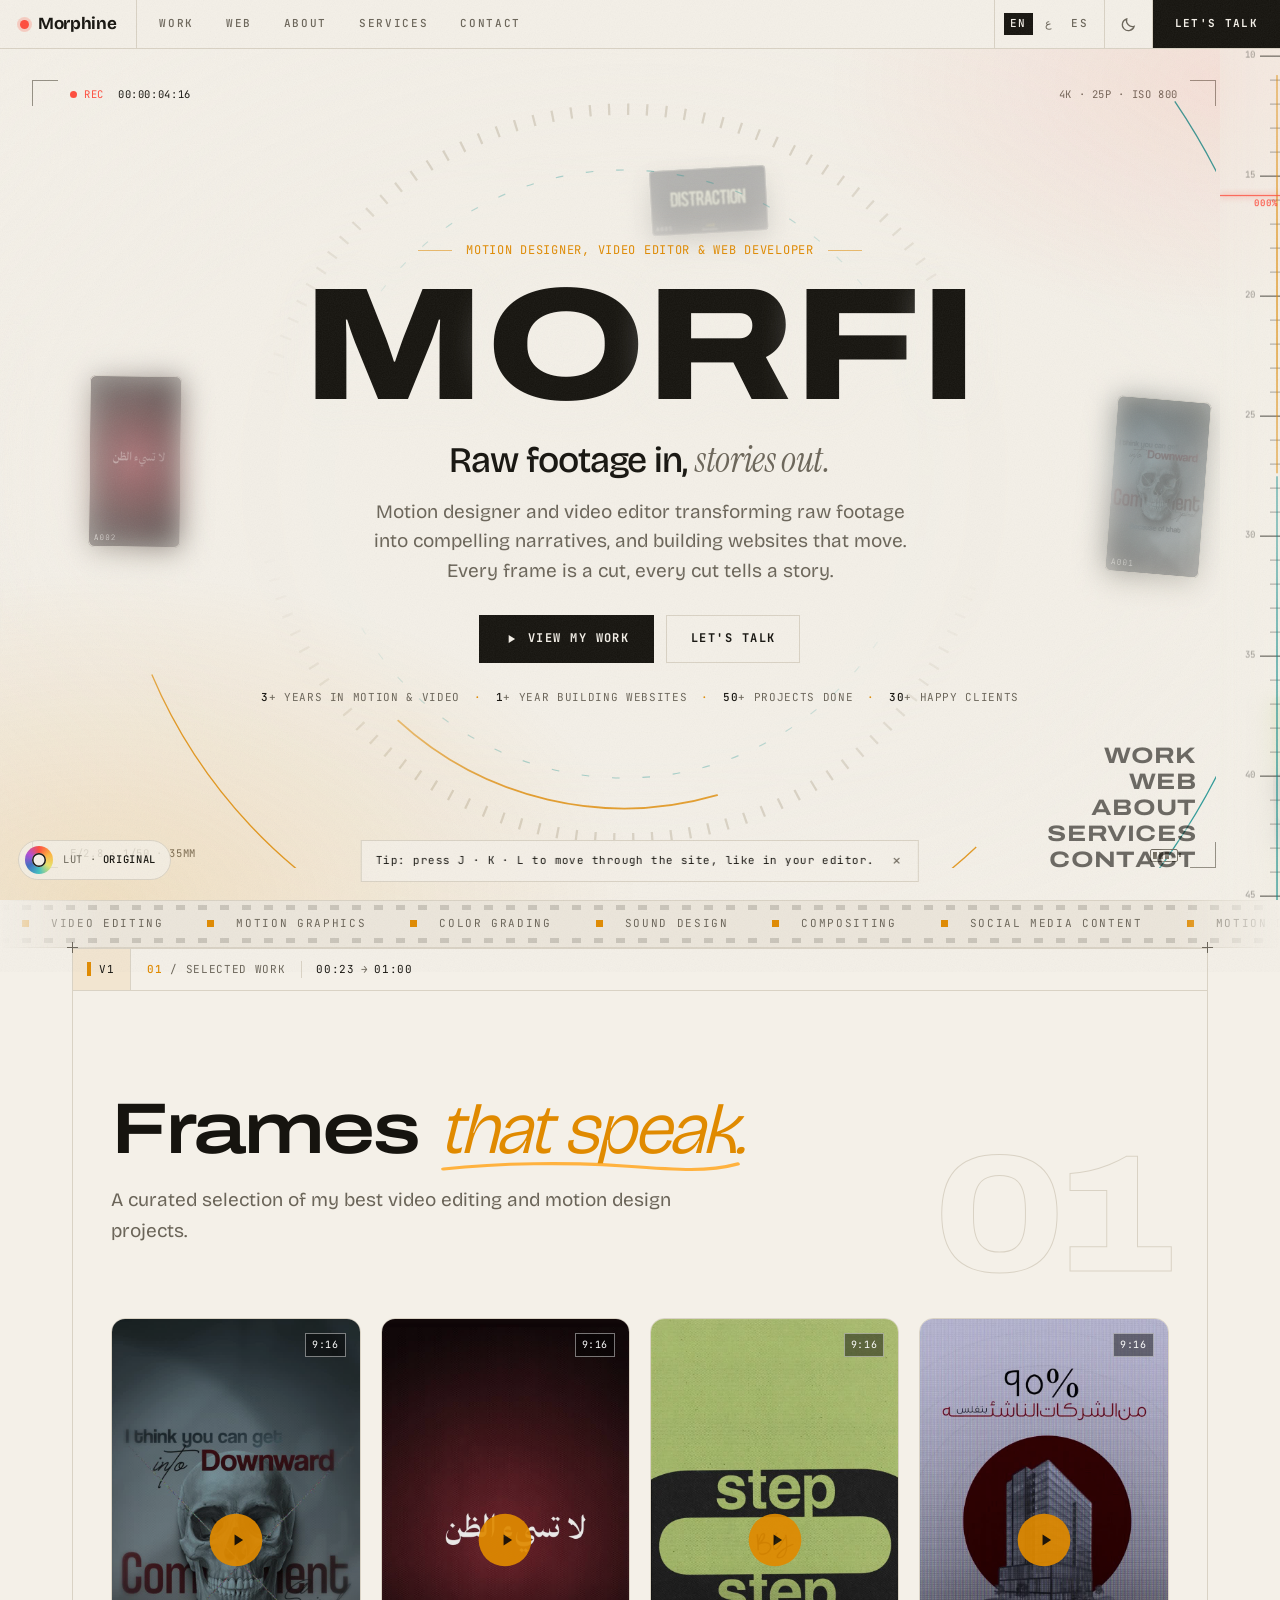
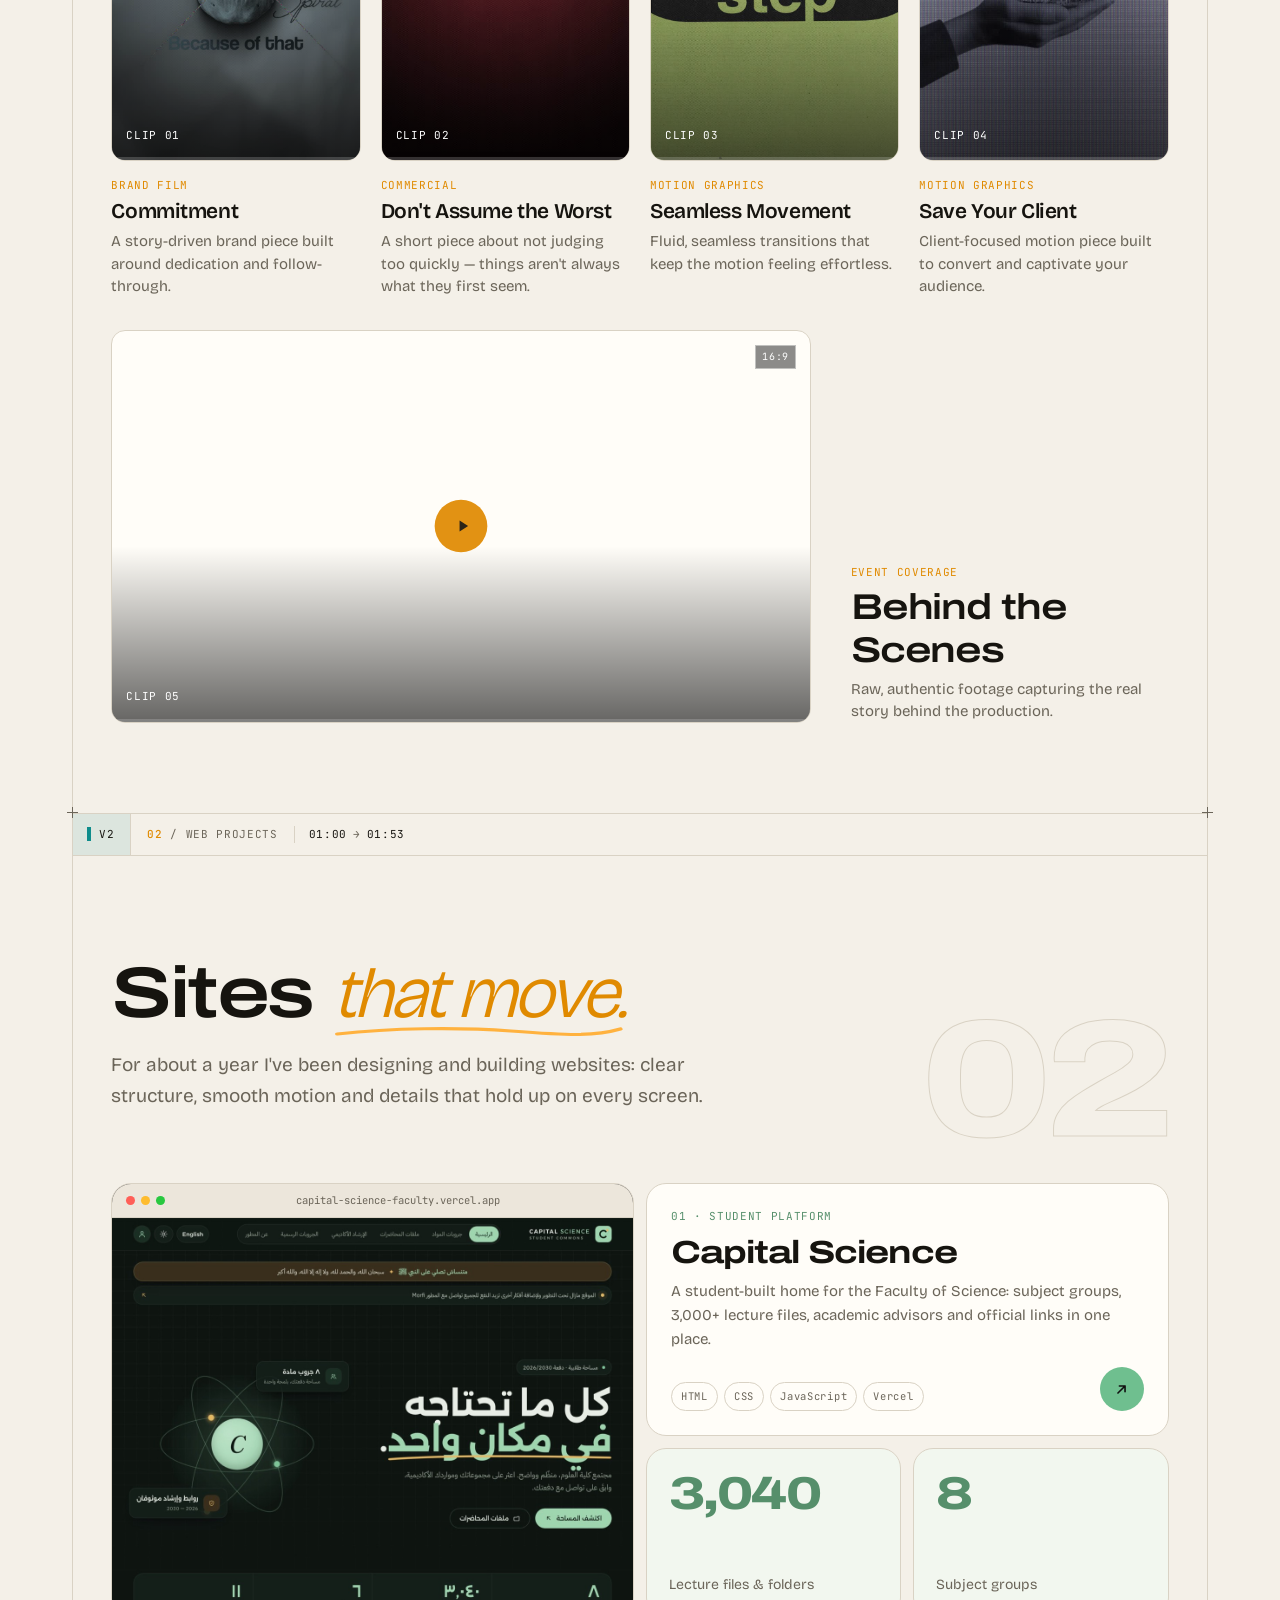
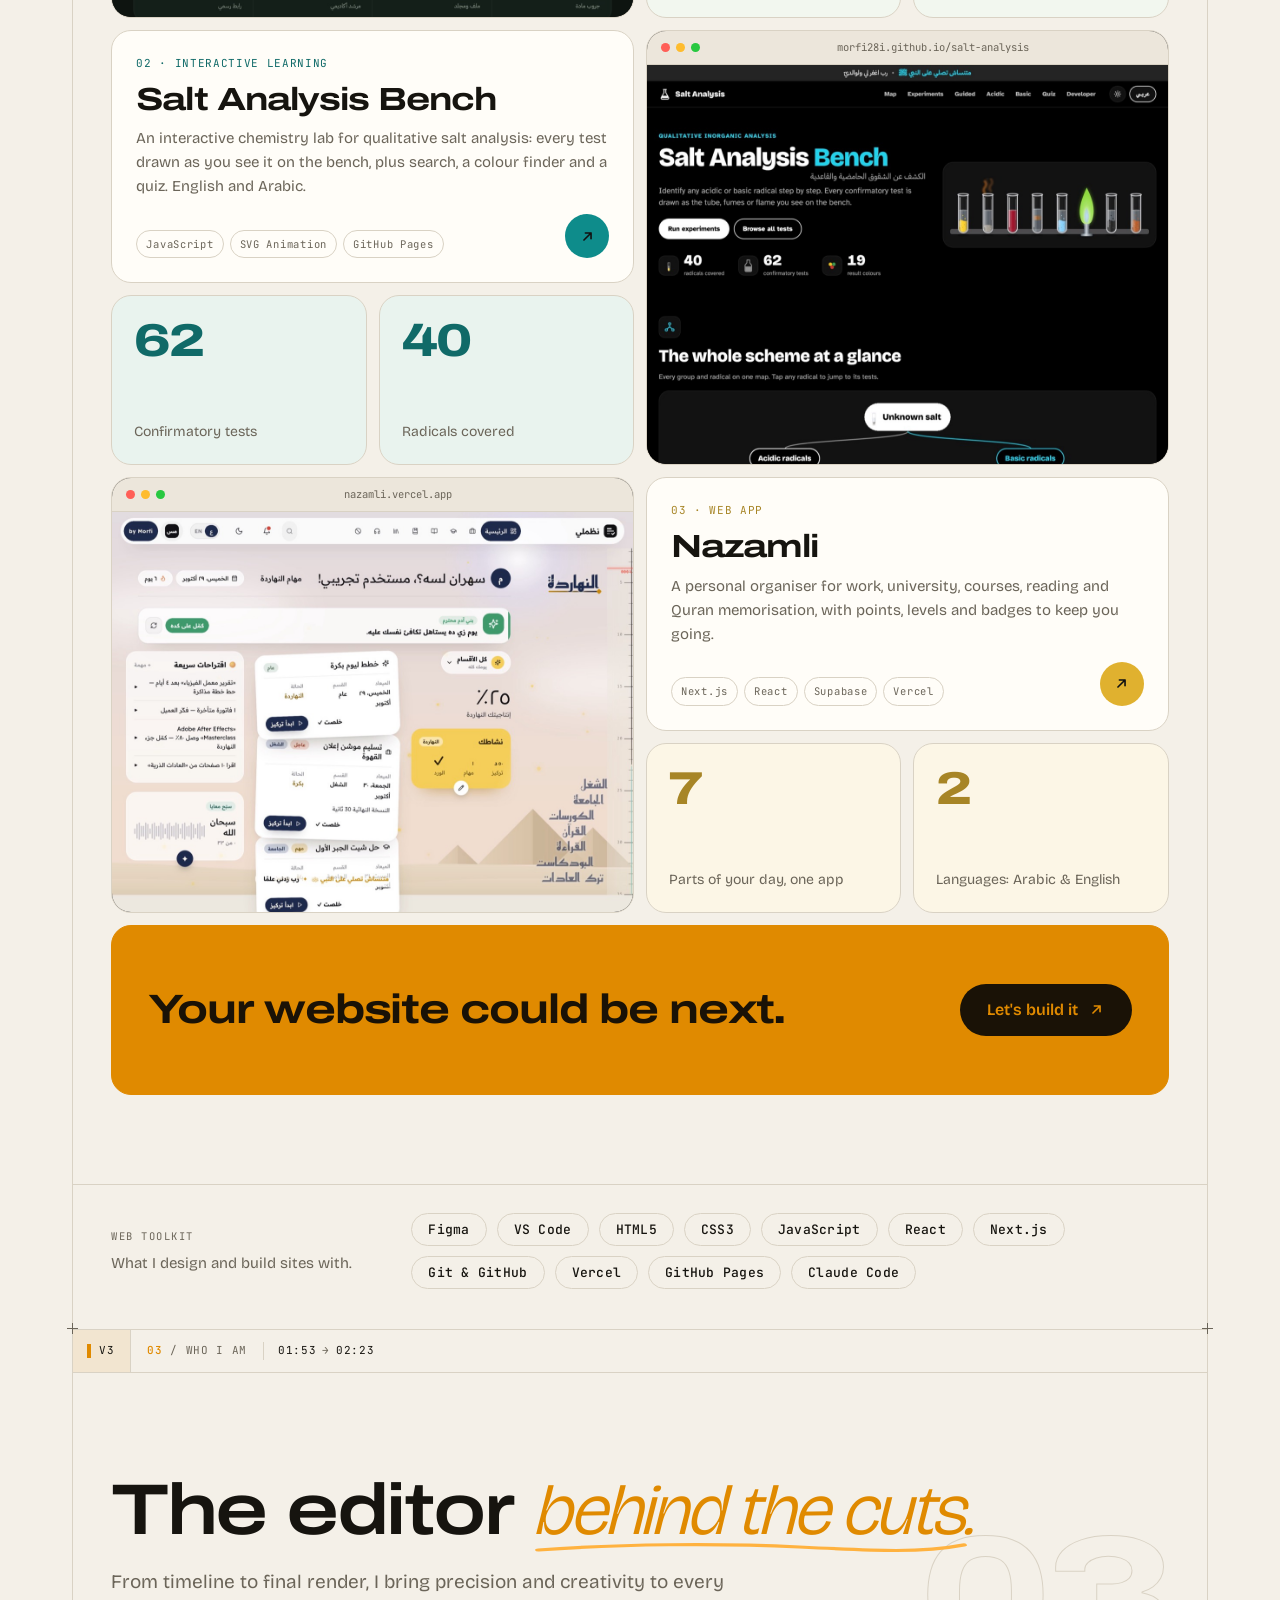
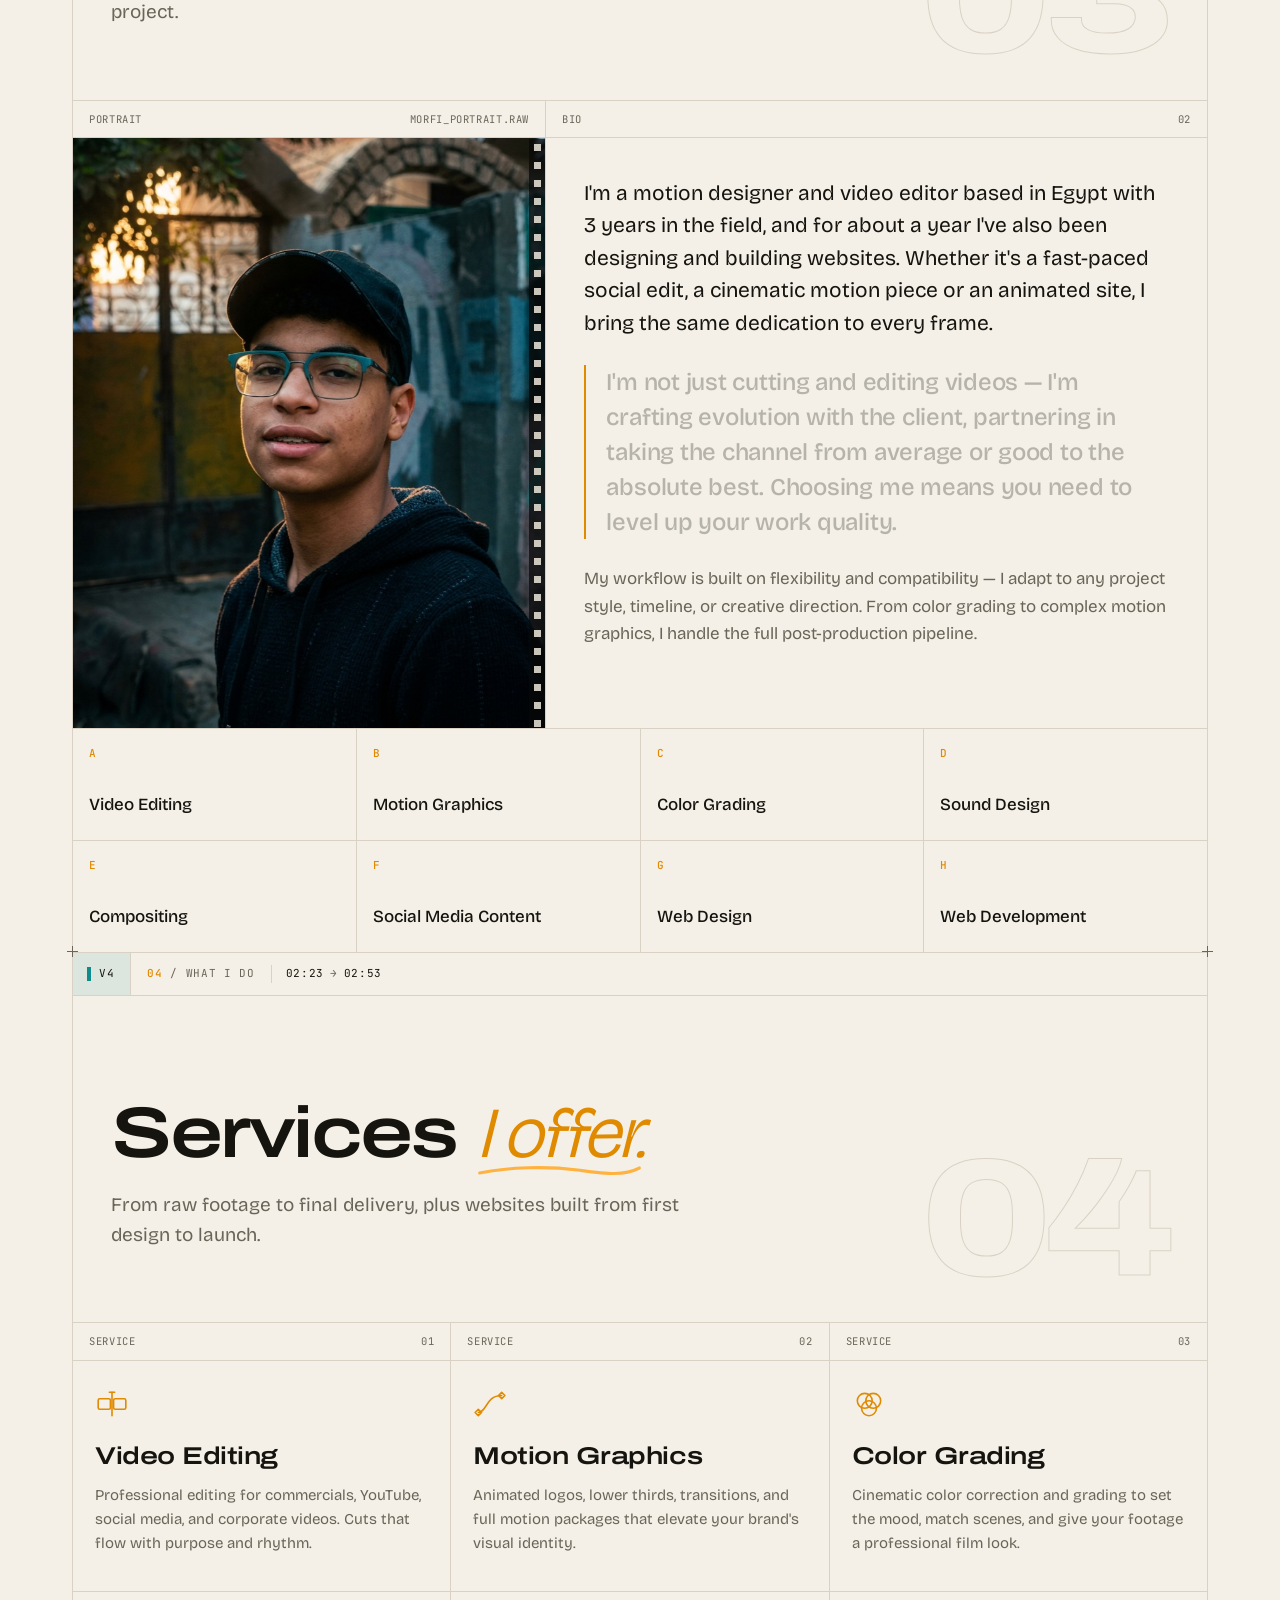
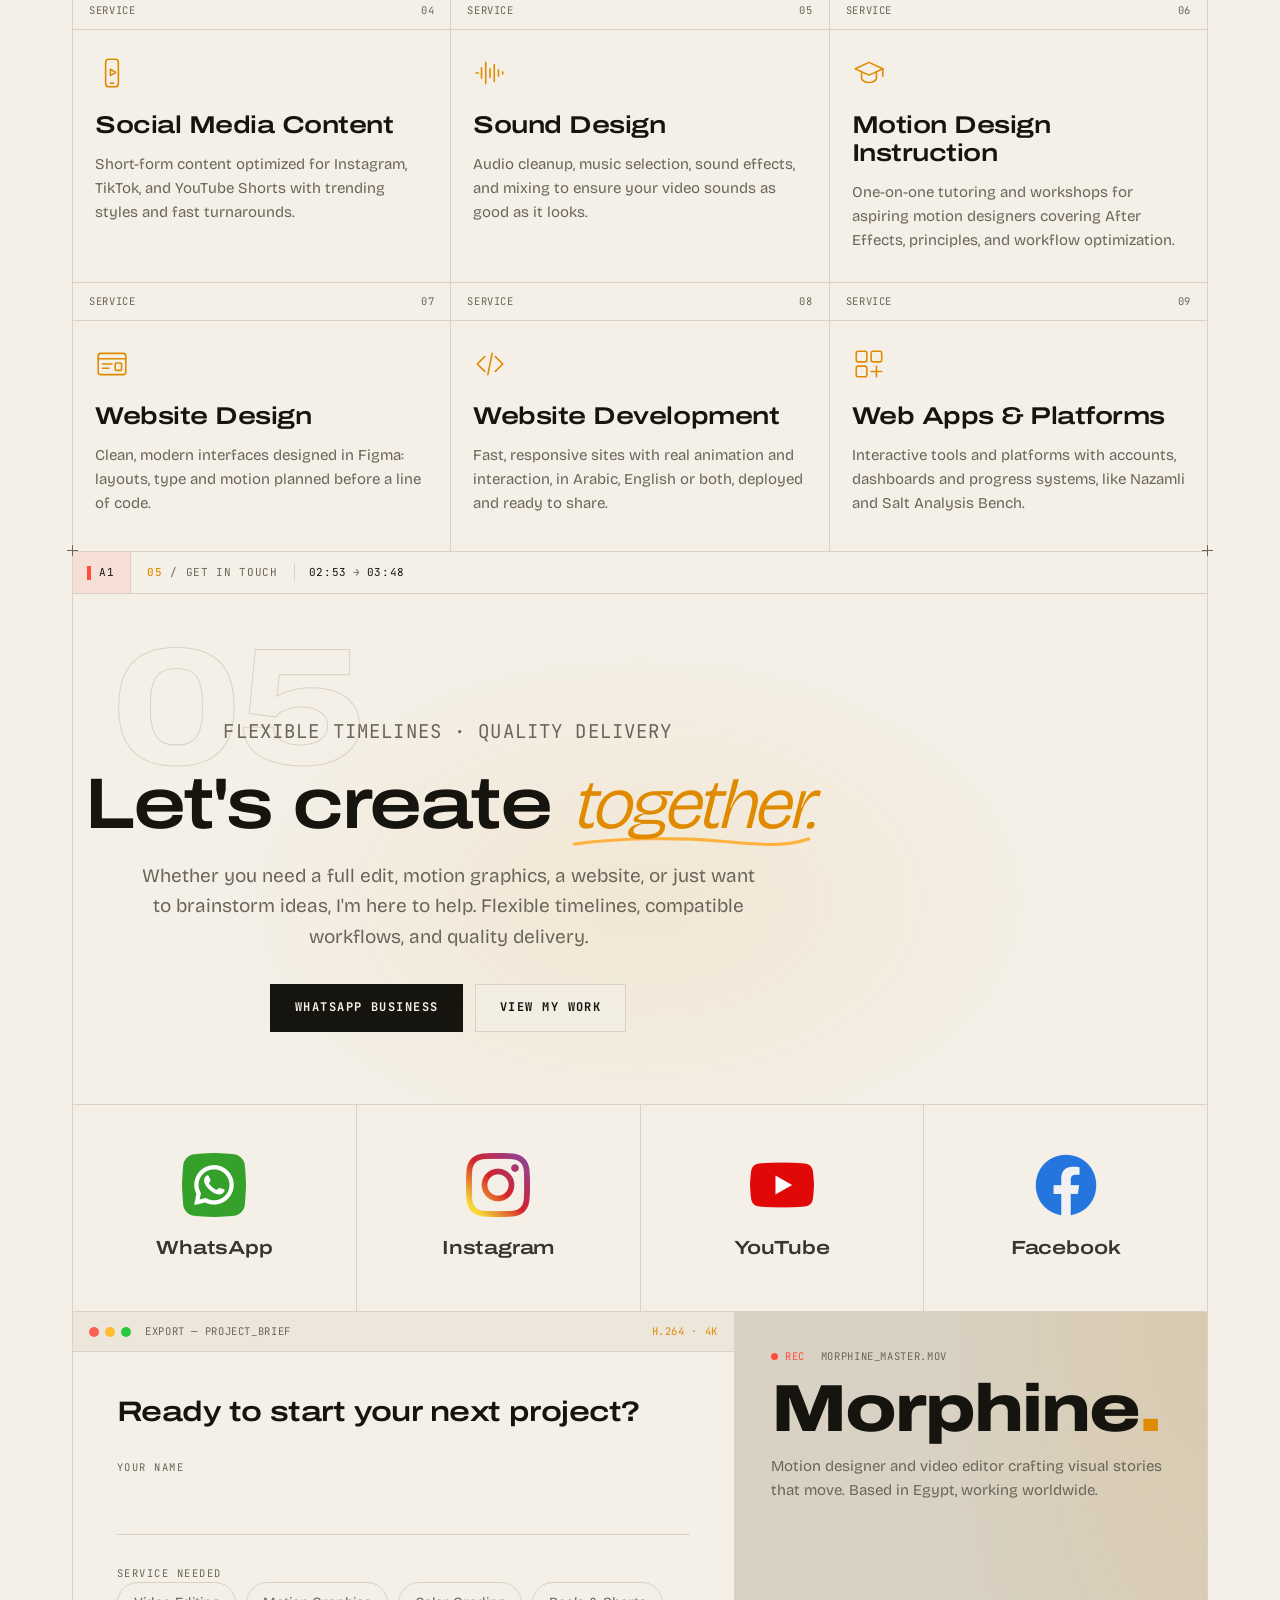
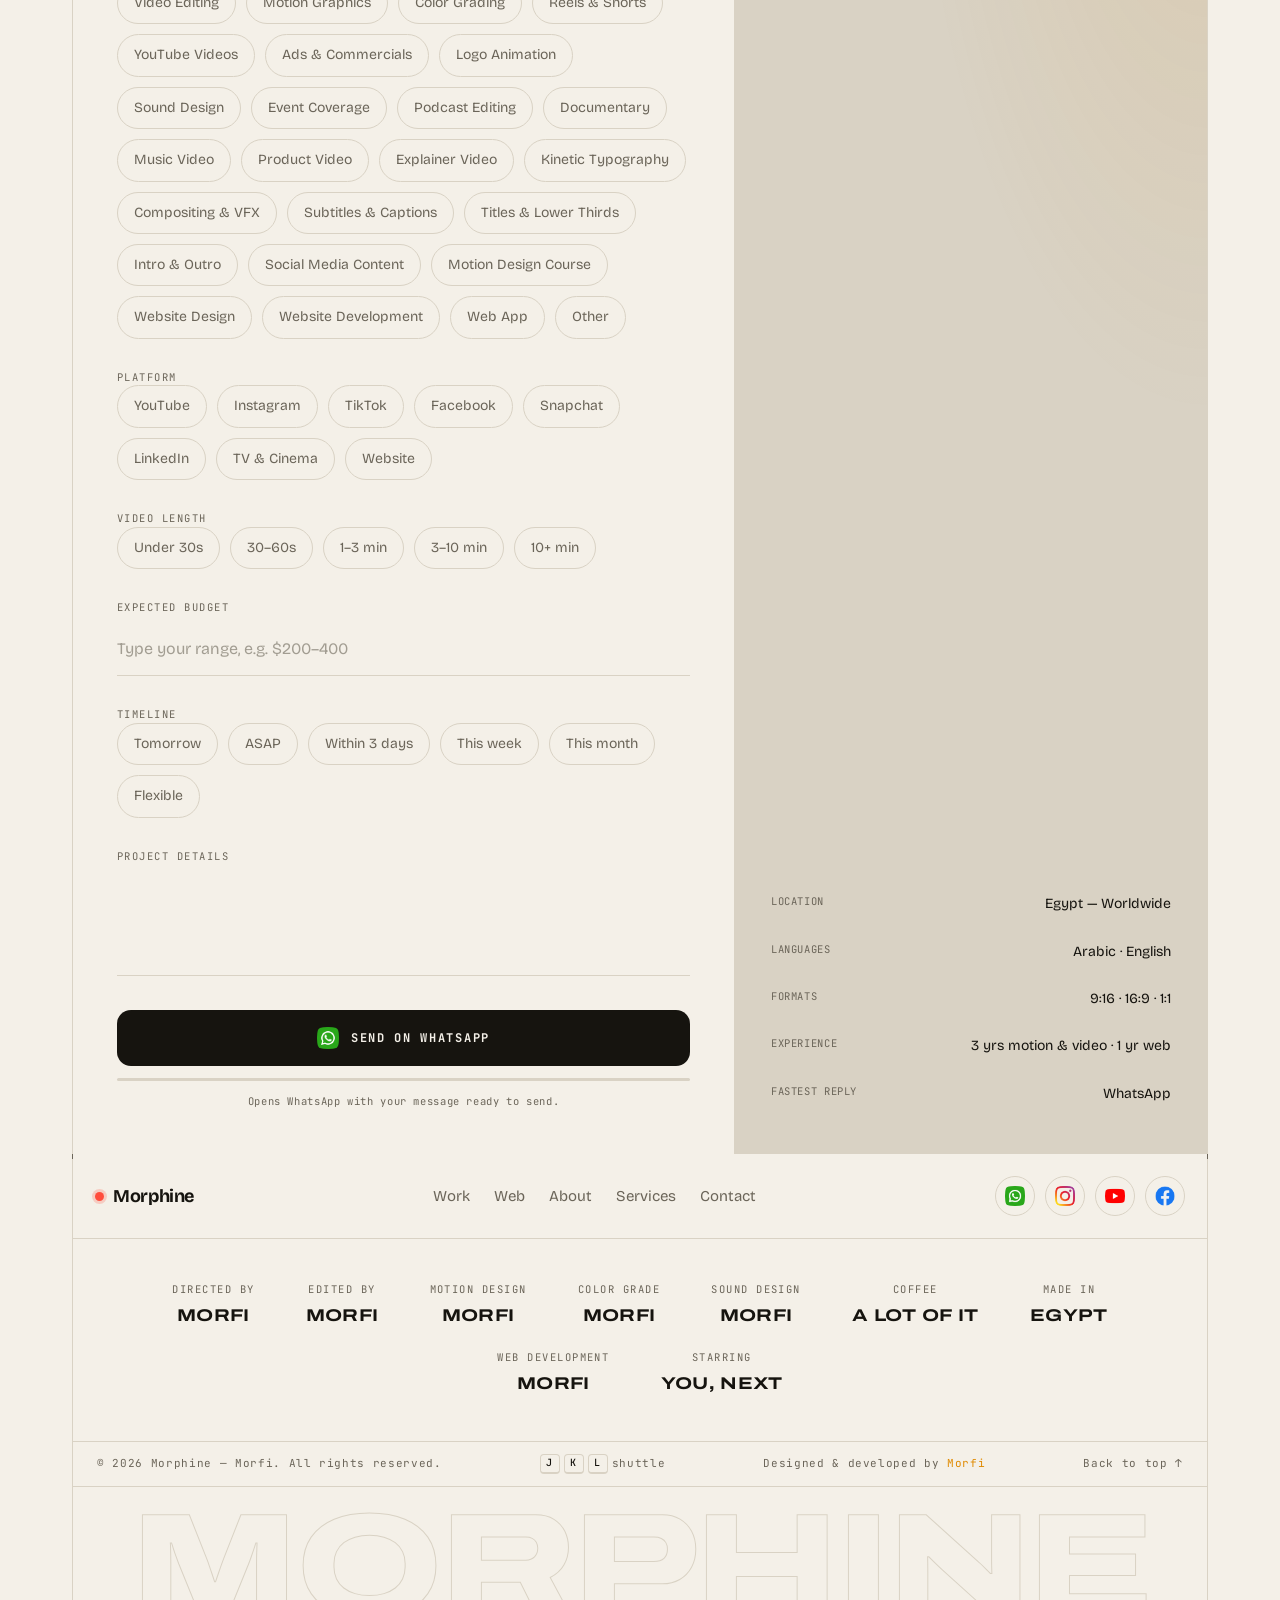
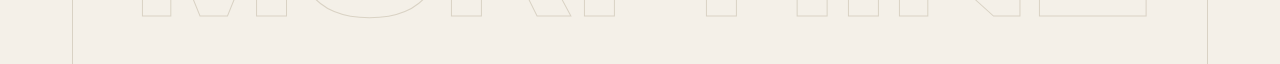
<file: index.html>
<!doctype html>
<html lang="en" dir="ltr">
<head>
  <meta charset="utf-8">
  <meta name="viewport" content="width=device-width, initial-scale=1">
  <title>Morfi — Motion Designer, Video Editor & Web Developer</title>
  <meta name="description" content="Morfi is a motion designer, video editor and web developer based in Egypt, turning raw footage into stories and building websites that move.">
  <meta name="theme-color" content="#0d0c0b">
  <meta property="og:title" content="Morfi — Motion Designer, Video Editor & Web Developer">
  <meta property="og:description" content="Turning raw footage into stories and building websites that move.">
  <meta property="og:image" content="https://morfi28i.github.io/portfolio/assets/morfi.jpg">
  <meta property="og:type" content="website">
  <link rel="icon" href="assets/favicon.svg" type="image/svg+xml">

  <link rel="preconnect" href="https://fonts.googleapis.com">
  <link rel="preconnect" href="https://fonts.gstatic.com" crossorigin>
  <link href="https://fonts.googleapis.com/css2?family=Archivo:wdth,wght@125,600..800&family=Instrument+Serif:ital@1&family=Bricolage+Grotesque:opsz,wght@12..96,300..800&family=JetBrains+Mono:wght@400;500&family=IBM+Plex+Sans+Arabic:wght@400;500;700&display=swap" rel="stylesheet">
  <link rel="stylesheet" href="styles.css?v=31">

  <!-- Set theme before paint to avoid a flash -->
  <script>
    document.documentElement.classList.add('js');
    // Hidden test switches for tracking down slowness: ?off=halo,grain,orbit,rings,blur,reel,cards,intro or ?off=all
    try {
      const off = new URLSearchParams(location.search).get('off');
      if (off) off.split(',').forEach((k) => document.documentElement.classList.add(`off-${k.trim()}`));
    } catch (e) {}
    // Lite mode for phones and modest laptops: drop the heaviest effects
    try {
      const n = navigator, coarse = matchMedia('(pointer: coarse)').matches;
      if (coarse || (n.hardwareConcurrency || 8) <= 4 || (n.deviceMemory || 8) <= 4 || n.connection?.saveData) {
        document.documentElement.classList.add('lite');
      }
    } catch (e) {}
    try {
      // no intro when the page reloads itself after a language switch
      const relang = sessionStorage.getItem('morfi-relang');
      if (!relang && !matchMedia('(prefers-reduced-motion: reduce)').matches) document.documentElement.classList.add('intro-on');
      const t = localStorage.getItem('morfi-theme');
      if (t) document.documentElement.dataset.theme = t;
    } catch (e) {}
  </script>
</head>
<body>
  <div class="grain" aria-hidden="true"></div>
  <!-- Intro: a quick camera "roll" before the page cuts in -->
  <div class="intro" id="intro" aria-hidden="true">
    <div class="intro-inner">
      <span class="rec"><i></i>REC</span>
      <span class="intro-tc" id="introTc">00:00:00:00</span>
    </div>
    <span class="intro-bar"><i></i></span>
  </div>

  <!-- Side timeline ruler + travelling section titles -->
  <div class="ruler" aria-hidden="true">
    <div class="ruler-track" id="rulerTrack"></div>
    <span class="ruler-view"></span>
    <span class="ruler-head"><span class="odo" id="odo"></span></span>
    <span class="ruler-hover" id="rulerHover"><b></b></span>
  </div>
  <div class="ruler-map" aria-hidden="true"></div>
<nav class="train" id="train" aria-label="Sections"></nav>
  <div class="progress" aria-hidden="true"><span></span></div>

  <header class="header">
    <div class="bar">
      <a href="#top" class="hcell logo" aria-label="Morphine — home">
        <span class="logo-dot" aria-hidden="true"></span>Morphine
      </a>

      <nav class="nav" aria-label="Primary">
        <a href="#work" class="hud"><span data-i18n="nav.work">Work</span></a>
        <a href="#web" class="hud"><span data-i18n="nav.web">Web</span></a>
        <a href="#about" class="hud"><span data-i18n="nav.about">About</span></a>
        <a href="#services" class="hud"><span data-i18n="nav.services">Services</span></a>
        <a href="#contact" class="hud"><span data-i18n="nav.contact">Contact</span></a>
      </nav>

      <div class="bar-end">
        <div class="lang lang-bar" role="group" aria-label="Language">
          <button type="button" class="hud" data-lang="en"><span>EN</span></button>
          <button type="button" class="hud" data-lang="ar"><span>ع</span></button>
          <button type="button" class="hud" data-lang="es"><span>ES</span></button>
        </div>
        <button type="button" class="hcell cell-icon" id="themeBtn" aria-label="Toggle light / dark">
          <svg class="i-sun" viewBox="0 0 24 24" aria-hidden="true"><circle cx="12" cy="12" r="4.5"/><path d="M12 2v2.5M12 19.5V22M2 12h2.5M19.5 12H22M4.9 4.9l1.8 1.8M17.3 17.3l1.8 1.8M4.9 19.1l1.8-1.8M17.3 6.7l1.8-1.8"/></svg>
          <svg class="i-moon" viewBox="0 0 24 24" aria-hidden="true"><path d="M20 14.5A8.5 8.5 0 0 1 9.5 4a8.5 8.5 0 1 0 10.5 10.5Z"/></svg>
        </button>
        <a href="#contact" class="hcell cta" data-i18n="hero.cta2">Let's Talk</a>
        <button type="button" class="hcell cell-icon menu-btn" id="menuBtn" aria-label="Menu" aria-expanded="false" aria-controls="mobileNav">
          <span></span><span></span><span></span>
        </button>
      </div>
    </div>

    <nav class="mobile-nav" id="mobileNav" aria-label="Mobile">
      <a href="#work" class="hud"><span data-i18n="nav.work">Work</span></a>
      <a href="#web" class="hud"><span data-i18n="nav.web">Web</span></a>
      <a href="#about" class="hud"><span data-i18n="nav.about">About</span></a>
      <a href="#services" class="hud"><span data-i18n="nav.services">Services</span></a>
      <a href="#contact" class="hud"><span data-i18n="nav.contact">Contact</span></a>
      <a href="#contact" class="m-cta" data-i18n="hero.cta2">Let's Talk</a>
      <div class="lang m-lang" role="group" aria-label="Language">
        <button type="button" data-lang="en">English</button>
        <button type="button" data-lang="ar">العربية</button>
        <button type="button" data-lang="es">Español</button>
      </div>
    </nav>
  </header>

  <main id="top">
    <!-- HERO -->
    <section class="hero" id="hero">
      <!-- Footage flying toward the lens (cards injected by main.js) -->
      <div class="field" id="field" aria-hidden="true"><div class="field-inner" id="fieldInner"></div></div>

      <!-- Camera viewfinder overlay -->
      <div class="vf" aria-hidden="true">
        <canvas class="rings-canvas" id="rings"></canvas>
        <span class="vf-corner tl"></span><span class="vf-corner tr"></span>
        <span class="vf-corner bl"></span><span class="vf-corner br"></span>
        <span class="vf-hud vf-tl mono"><span class="rec"><i></i>REC</span><span id="timecode" dir="ltr">00:00:00:00</span></span>
        <span class="vf-hud vf-tr mono" dir="ltr">4K · 25P · ISO 800</span>
        <span class="vf-hud vf-bl mono" dir="ltr">ƒ/2.8 · 1/50 · 35MM</span>
        <span class="vf-hud vf-br mono" dir="ltr"><span class="battery"><i></i><i></i><i></i><i></i></span></span>
      </div>

      <div class="hero-center">
        <p class="hero-label mono" data-i18n="hero.label">Motion Designer, Video Editor & Web Developer</p>
        <h1 class="wordmark" id="wordmark" data-i18n="hero.title">MORFI</h1>
        <p class="hero-tag">
          <span data-i18n="hero.tag1">Raw footage in,</span>
          <em data-i18n="hero.tag2">stories out.</em>
        </p>
        <p class="hero-desc" data-i18n="hero.desc">Motion designer and video editor transforming raw footage into compelling narratives. Every frame is a cut, every cut tells a story.</p>
        <div class="hero-ctas">
          <a href="#work" class="hbtn hbtn-solid">
            <svg viewBox="0 0 24 24" aria-hidden="true"><path d="M8 5v14l11-7z"/></svg>
            <span data-i18n="hero.cta1">View My Work</span>
          </a>
          <a href="#contact" class="hbtn" data-i18n="hero.cta2">Let's Talk</a>
        </div>
        <p class="hero-meta mono">
          <span><b data-count="3">0</b>+ <span data-i18n="hero.stat1">Years in motion & video</span></span>
          <span class="sep" aria-hidden="true">·</span>
          <span><b data-count="1">0</b>+ <span data-i18n="hero.stat4">Year building websites</span></span>
          <span class="sep" aria-hidden="true">·</span>
          <span><b data-count="50">0</b>+ <span data-i18n="hero.stat2">Projects Done</span></span>
          <span class="sep" aria-hidden="true">·</span>
          <span><b data-count="30">0</b>+ <span data-i18n="hero.stat3">Happy Clients</span></span>
        </p>
      </div>
    </section>

    <!-- Film strip ticker -->
    <div class="reel" aria-label="Skills">
      <div class="reel-track">
        <ul class="reel-group">
          <li data-i18n="skills.video">Video Editing</li>
          <li data-i18n="skills.motion">Motion Graphics</li>
          <li data-i18n="skills.color">Color Grading</li>
          <li data-i18n="skills.sound">Sound Design</li>
          <li data-i18n="skills.compositing">Compositing</li>
          <li data-i18n="skills.social">Social Media Content</li>
          <li data-i18n="services.s6.title">Motion Design Instruction</li>
        </ul>
        <ul class="reel-group" aria-hidden="true">
          <li data-i18n="skills.video">Video Editing</li>
          <li data-i18n="skills.motion">Motion Graphics</li>
          <li data-i18n="skills.color">Color Grading</li>
          <li data-i18n="skills.sound">Sound Design</li>
          <li data-i18n="skills.compositing">Compositing</li>
          <li data-i18n="skills.social">Social Media Content</li>
          <li data-i18n="services.s6.title">Motion Design Instruction</li>
        </ul>
      </div>
    </div>

    <!-- WORK -->
    <section class="sec" id="work">
      <div class="frame">
        <div class="sbar mono" data-track="V1" data-color="a">
          <span class="trk">V1</span>
          <span class="sbar-title"><b>01</b> / <span data-i18n="work.label">Selected Work</span></span>
          <span class="sbar-tc" dir="ltr"></span>
          <span class="sbar-meta" data-i18n="work.meta">5 clips · tap to play</span>
        </div>
        <header class="shead reveal">
          <h2><span data-i18n="work.t1">Frames</span> <em data-i18n="work.t2">that speak.</em></h2>
          <p data-i18n="work.desc">A curated selection of my best video editing and motion design projects.</p>
        </header>

        <div class="work-wrap">
          <div class="work-grid">
          <button type="button" class="clip-card reveal" data-video="6kj0zz" data-ratio="9/16">
            <span class="clip-media">
              <span class="clip-ar mono" aria-hidden="true">9:16</span>
              <img src="assets/work/6kj0zz.jpg" alt="" width="720" height="1280" loading="lazy" decoding="async">
              <span class="clip-rec mono" aria-hidden="true"><i></i>REC</span>
              <span class="play" aria-hidden="true"><svg viewBox="0 0 24 24"><path d="M8 5v14l11-7z"/></svg></span>
              <span class="clip-no mono">CLIP 01</span>
              <span class="clip-bar" aria-hidden="true"><i></i></span>
            </span>
            <span class="clip-info">
              <span class="clip-cat mono" data-i18n="videos.v1.cat">Brand Film</span>
              <span class="clip-title" data-i18n="videos.v1.title">Commitment</span>
              <span class="clip-desc" data-i18n="videos.v1.desc">A story-driven brand piece built around dedication and follow-through.</span>
            </span>
          </button>
          <button type="button" class="clip-card reveal" data-video="19tkx7" data-ratio="9/16">
            <span class="clip-media">
              <span class="clip-ar mono" aria-hidden="true">9:16</span>
              <img src="assets/work/19tkx7.jpg" alt="" width="720" height="1280" loading="lazy" decoding="async">
              <span class="clip-rec mono" aria-hidden="true"><i></i>REC</span>
              <span class="play" aria-hidden="true"><svg viewBox="0 0 24 24"><path d="M8 5v14l11-7z"/></svg></span>
              <span class="clip-no mono">CLIP 02</span>
              <span class="clip-bar" aria-hidden="true"><i></i></span>
            </span>
            <span class="clip-info">
              <span class="clip-cat mono" data-i18n="videos.v2.cat">Commercial</span>
              <span class="clip-title" data-i18n="videos.v2.title">Don't Assume the Worst</span>
              <span class="clip-desc" data-i18n="videos.v2.desc">A short piece about not judging too quickly — things aren't always what they first seem.</span>
            </span>
          </button>
          <button type="button" class="clip-card reveal" data-video="na6ruu" data-ratio="9/16">
            <span class="clip-media">
              <span class="clip-ar mono" aria-hidden="true">9:16</span>
              <img src="assets/work/na6ruu.jpg" alt="" width="720" height="1280" loading="lazy" decoding="async">
              <span class="clip-rec mono" aria-hidden="true"><i></i>REC</span>
              <span class="play" aria-hidden="true"><svg viewBox="0 0 24 24"><path d="M8 5v14l11-7z"/></svg></span>
              <span class="clip-no mono">CLIP 03</span>
              <span class="clip-bar" aria-hidden="true"><i></i></span>
            </span>
            <span class="clip-info">
              <span class="clip-cat mono" data-i18n="videos.v3.cat">Motion Graphics</span>
              <span class="clip-title" data-i18n="videos.v3.title">Seamless Movement</span>
              <span class="clip-desc" data-i18n="videos.v3.desc">Fluid, seamless transitions that keep the motion feeling effortless.</span>
            </span>
          </button>
          <button type="button" class="clip-card reveal" data-video="crf0gr" data-ratio="9/16">
            <span class="clip-media">
              <span class="clip-ar mono" aria-hidden="true">9:16</span>
              <img src="assets/work/crf0gr.jpg" alt="" width="720" height="1280" loading="lazy" decoding="async">
              <span class="clip-rec mono" aria-hidden="true"><i></i>REC</span>
              <span class="play" aria-hidden="true"><svg viewBox="0 0 24 24"><path d="M8 5v14l11-7z"/></svg></span>
              <span class="clip-no mono">CLIP 04</span>
              <span class="clip-bar" aria-hidden="true"><i></i></span>
            </span>
            <span class="clip-info">
              <span class="clip-cat mono" data-i18n="videos.v4.cat">Motion Graphics</span>
              <span class="clip-title" data-i18n="videos.v4.title">Save Your Client</span>
              <span class="clip-desc" data-i18n="videos.v4.desc">Client-focused motion piece built to convert and captivate your audience.</span>
            </span>
          </button>
          <button type="button" class="clip-card clip-wide reveal" data-video="lq2gll" data-ratio="16/9">
            <span class="clip-media">
              <span class="clip-ar mono" aria-hidden="true">16:9</span>
              <img src="assets/work/lq2gll.jpg" alt="" width="1280" height="720" loading="lazy" decoding="async">
              <span class="clip-rec mono" aria-hidden="true"><i></i>REC</span>
              <span class="play" aria-hidden="true"><svg viewBox="0 0 24 24"><path d="M8 5v14l11-7z"/></svg></span>
              <span class="clip-no mono">CLIP 05</span>
              <span class="clip-bar" aria-hidden="true"><i></i></span>
            </span>
            <span class="clip-info">
              <span class="clip-cat mono" data-i18n="videos.v5.cat">Event Coverage</span>
              <span class="clip-title" data-i18n="videos.v5.title">Behind the Scenes</span>
              <span class="clip-desc" data-i18n="videos.v5.desc">Raw, authentic footage capturing the real story behind the production.</span>
            </span>
          </button>
          </div>
        </div>
      </div>
    </section>

    <!-- WEB PROJECTS -->
    <section class="sec" id="web">
      <div class="frame">
        <div class="sbar mono" data-track="V2" data-color="b">
          <span class="trk">V2</span>
          <span class="sbar-title"><b>02</b> / <span data-i18n="web.label">Web Projects</span></span>
          <span class="sbar-tc" dir="ltr"></span>
          <span class="sbar-meta" data-i18n="web.meta">3 live sites · tap to visit</span>
        </div>
        <header class="shead reveal">
          <h2><span data-i18n="web.t1">Sites</span> <em data-i18n="web.t2">that move.</em></h2>
          <p data-i18n="web.desc">For about a year I've been designing and building websites the way I cut videos: with rhythm, motion and a clear story.</p>
        </header>

          <div class="web-wrap"><div class="bento">
            <a class="bx bx-shot reveal" data-tint="green" href="https://capital-science-faculty.vercel.app/" target="_blank" rel="noopener" aria-label="Capital Science">
              <span class="bw"><span class="bw-bar" dir="ltr"><span class="bw-dots" aria-hidden="true"><i></i><i></i><i></i></span><span class="bw-url">capital-science-faculty.vercel.app</span></span><span class="bw-view"><img class="bw-page" src="assets/web/capital-page.jpg" alt="" width="1200" height="2020" loading="lazy" decoding="async"></span></span>
            </a>
            <a class="bx bx-info reveal" data-tint="green" href="https://capital-science-faculty.vercel.app/" target="_blank" rel="noopener">
              <span class="bx-cat mono"><span dir="ltr">01</span> · <span data-i18n="web.p1.cat">Student platform</span></span>
              <h3>Capital Science</h3>
              <p class="site-desc" data-i18n="web.p1.desc">A student-built home for the Faculty of Science: subject groups, 3,000+ lecture files, academic advisors and official links in one place.</p>
              <span class="bx-row"><span class="site-tags mono" dir="ltr"><i>HTML</i><i>CSS</i><i>JavaScript</i><i>Vercel</i></span><span class="bx-arrow"><svg viewBox="0 0 24 24" aria-hidden="true"><path d="M7 17L17 7M9 7h8v8"/></svg></span></span>
            </a>
            <div class="bx bx-stat reveal" data-tint="green"><b data-count="3040" dir="ltr">0</b><span data-i18n="web.s.files">Lecture files & folders</span></div>
            <div class="bx bx-stat reveal" data-tint="green"><b data-count="8" dir="ltr">0</b><span data-i18n="web.s.groups">Subject groups</span></div>
            <a class="bx bx-info reveal" data-tint="cyan" href="https://morfi28i.github.io/salt-analysis/" target="_blank" rel="noopener">
              <span class="bx-cat mono"><span dir="ltr">02</span> · <span data-i18n="web.p2.cat">Interactive learning</span></span>
              <h3>Salt Analysis Bench</h3>
              <p class="site-desc" data-i18n="web.p2.desc">An interactive chemistry lab for qualitative salt analysis: every test drawn as you see it on the bench, plus search, a colour finder and a quiz. English and Arabic.</p>
              <span class="bx-row"><span class="site-tags mono" dir="ltr"><i>JavaScript</i><i>SVG Animation</i><i>GitHub Pages</i></span><span class="bx-arrow"><svg viewBox="0 0 24 24" aria-hidden="true"><path d="M7 17L17 7M9 7h8v8"/></svg></span></span>
            </a>
            <a class="bx bx-shot bx-end reveal" data-tint="cyan" href="https://morfi28i.github.io/salt-analysis/" target="_blank" rel="noopener" aria-label="Salt Analysis Bench">
              <span class="bw"><span class="bw-bar" dir="ltr"><span class="bw-dots" aria-hidden="true"><i></i><i></i><i></i></span><span class="bw-url">morfi28i.github.io/salt-analysis</span></span><span class="bw-view"><img class="bw-page" src="assets/web/salt-page.jpg" alt="" width="1200" height="2995" loading="lazy" decoding="async"></span></span>
            </a>
            <div class="bx bx-stat reveal" data-tint="cyan"><b data-count="62" dir="ltr">0</b><span data-i18n="web.s.tests">Confirmatory tests</span></div>
            <div class="bx bx-stat reveal" data-tint="cyan"><b data-count="40" dir="ltr">0</b><span data-i18n="web.s.radicals">Radicals covered</span></div>
            <a class="bx bx-shot reveal" data-tint="gold" href="https://nazamli.vercel.app/" target="_blank" rel="noopener" aria-label="Nazamli">
              <span class="bw"><span class="bw-bar" dir="ltr"><span class="bw-dots" aria-hidden="true"><i></i><i></i><i></i></span><span class="bw-url">nazamli.vercel.app</span></span><span class="bw-view"><img class="bw-page" src="assets/web/nazamli-page.jpg" alt="" width="1200" height="2995" loading="lazy" decoding="async"></span></span>
            </a>
            <a class="bx bx-info reveal" data-tint="gold" href="https://nazamli.vercel.app/" target="_blank" rel="noopener">
              <span class="bx-cat mono"><span dir="ltr">03</span> · <span data-i18n="web.p3.cat">Web app</span></span>
              <h3 data-i18n="web.p3.title">Nazamli</h3>
              <p class="site-desc" data-i18n="web.p3.desc">A personal organiser for work, university, courses, reading and Quran memorisation, with points, levels and badges to keep you going.</p>
              <span class="bx-row"><span class="site-tags mono" dir="ltr"><i>Next.js</i><i>React</i><i>Supabase</i><i>Vercel</i></span><span class="bx-arrow"><svg viewBox="0 0 24 24" aria-hidden="true"><path d="M7 17L17 7M9 7h8v8"/></svg></span></span>
            </a>
            <div class="bx bx-stat reveal" data-tint="gold"><b data-count="7" dir="ltr">0</b><span data-i18n="web.s.areas">Parts of your day, one app</span></div>
            <div class="bx bx-stat reveal" data-tint="gold"><b data-count="2" dir="ltr">0</b><span data-i18n="web.s.langs">Languages: Arabic & English</span></div>
            <a class="bx bx-cta reveal" href="#contact"><strong data-i18n="web.cta.t">Your website could be next.</strong><span class="btn"><span data-i18n="web.cta.b">Let's build it</span><svg viewBox="0 0 24 24" aria-hidden="true"><path d="M7 17L17 7M9 7h8v8"/></svg></span></a>
          </div></div>

        <!-- Web toolkit -->
        <div class="toolkit">
          <div class="toolkit-head">
            <p class="mono f-label" data-i18n="web.tools">Web toolkit</p>
            <p class="toolkit-sub" data-i18n="web.toolsDesc">What I design and build sites with.</p>
          </div>
          <ul class="tool-list" dir="ltr">
            <li>Figma</li><li>VS Code</li><li>HTML5</li><li>CSS3</li><li>JavaScript</li><li>React</li><li>Next.js</li><li>Git &amp; GitHub</li><li>Vercel</li><li>GitHub Pages</li><li>Claude Code</li>
          </ul>
        </div>
      </div>
    </section>

    <!-- ABOUT -->
    <section class="sec" id="about">
      <div class="frame">
        <div class="sbar mono" data-track="V3" data-color="a">
          <span class="trk">V3</span>
          <span class="sbar-title"><b>03</b> / <span data-i18n="about.label">Who I Am</span></span>
          <span class="sbar-tc" dir="ltr"></span>
          <span class="sbar-meta" data-i18n="hero.location">Egypt — Worldwide</span>
        </div>
        <header class="shead reveal">
          <h2><span data-i18n="about.t1">The editor</span> <em data-i18n="about.t2">behind the cuts.</em></h2>
          <p data-i18n="about.desc">From timeline to final render, I bring precision and creativity to every project.</p>
        </header>

        <div class="grid grid-about">
          <figure class="cell about-photo reveal">
            <span class="strip mono"><span data-i18n="about.portrait">Portrait</span><span dir="ltr">MORFI_PORTRAIT.RAW</span></span>
            <img src="assets/morfi.jpg" alt="Portrait of Morfi" width="746" height="1000" loading="lazy" decoding="async">
          </figure>
          <div class="cell about-text reveal">
            <span class="strip mono"><span data-i18n="about.bio">Bio</span><span>02</span></span>
            <div class="cell-body">
              <p class="lead" data-i18n="about.p1">I'm a motion designer and video editor based in Egypt, passionate about transforming ideas into visually stunning stories.</p>
              <blockquote class="quote" data-i18n="about.quote">I'm not just cutting and editing videos — I'm crafting evolution with the client.</blockquote>
              <p data-i18n="about.p2">My workflow is built on flexibility and compatibility.</p>
            </div>
          </div>
        </div>

        <ul class="grid grid-skills">
          <li class="cell reveal"><span class="mono k">A</span><span data-i18n="skills.video">Video Editing</span></li>
          <li class="cell reveal"><span class="mono k">B</span><span data-i18n="skills.motion">Motion Graphics</span></li>
          <li class="cell reveal"><span class="mono k">C</span><span data-i18n="skills.color">Color Grading</span></li>
          <li class="cell reveal"><span class="mono k">D</span><span data-i18n="skills.sound">Sound Design</span></li>
          <li class="cell reveal"><span class="mono k">E</span><span data-i18n="skills.compositing">Compositing</span></li>
          <li class="cell reveal"><span class="mono k">F</span><span data-i18n="skills.social">Social Media Content</span></li>
          <li class="cell reveal"><span class="mono k">G</span><span data-i18n="skills.webdesign">Web Design</span></li>
          <li class="cell reveal"><span class="mono k">H</span><span data-i18n="skills.webdev">Web Development</span></li>
        </ul>
      </div>
    </section>

    <!-- SERVICES -->
    <section class="sec" id="services">
      <div class="frame">
        <div class="sbar mono" data-track="V4" data-color="b">
          <span class="trk">V4</span>
          <span class="sbar-title"><b>04</b> / <span data-i18n="services.label">What I Do</span></span>
          <span class="sbar-tc" dir="ltr"></span>
          <span class="sbar-meta" data-i18n="services.meta">Full post-production</span>
        </div>
        <header class="shead reveal">
          <h2><span data-i18n="services.t1">Services</span> <em data-i18n="services.t2">I offer.</em></h2>
          <p data-i18n="services.desc">From raw footage to final delivery, I cover the full post-production spectrum.</p>
        </header>

        <div class="grid grid-services">
          <article class="cell svc reveal"><span class="strip mono"><span data-i18n="services.tag">Service</span><span>01</span></span><div class="cell-body"><svg class="svc-ico" viewBox="0 0 32 32" aria-hidden="true"><rect pathLength="100" x="3" y="11" width="11.5" height="10" rx="1.5"/><rect pathLength="100" x="17.5" y="11" width="11.5" height="10" rx="1.5"/><path pathLength="100" d="M16 5v22"/><path pathLength="100" d="M13.5 5h5"/></svg><h3 data-i18n="services.s1.title">Video Editing</h3><p data-i18n="services.s1.desc"></p></div></article>
          <article class="cell svc reveal"><span class="strip mono"><span data-i18n="services.tag">Service</span><span>02</span></span><div class="cell-body"><svg class="svc-ico" viewBox="0 0 32 32" aria-hidden="true"><path pathLength="100" d="M5 24C13 24 12 8 27 8"/><path pathLength="100" d="M5 21l3 3-3 3-3-3z"/><path pathLength="100" d="M27 5l3 3-3 3-3-3z"/></svg><h3 data-i18n="services.s2.title">Motion Graphics</h3><p data-i18n="services.s2.desc"></p></div></article>
          <article class="cell svc reveal"><span class="strip mono"><span data-i18n="services.tag">Service</span><span>03</span></span><div class="cell-body"><svg class="svc-ico" viewBox="0 0 32 32" aria-hidden="true"><circle pathLength="100" cx="12" cy="13" r="7"/><circle pathLength="100" cx="20" cy="13" r="7"/><circle pathLength="100" cx="16" cy="20" r="7"/></svg><h3 data-i18n="services.s3.title">Color Grading</h3><p data-i18n="services.s3.desc"></p></div></article>
          <article class="cell svc reveal"><span class="strip mono"><span data-i18n="services.tag">Service</span><span>04</span></span><div class="cell-body"><svg class="svc-ico" viewBox="0 0 32 32" aria-hidden="true"><rect pathLength="100" x="10" y="3" width="12" height="26" rx="3"/><path pathLength="100" d="M14.5 12.5v6l5-3z"/><path pathLength="100" d="M14.5 25.5h3"/></svg><h3 data-i18n="services.s4.title">Social Media Content</h3><p data-i18n="services.s4.desc"></p></div></article>
          <article class="cell svc reveal"><span class="strip mono"><span data-i18n="services.tag">Service</span><span>05</span></span><div class="cell-body"><svg class="svc-ico" viewBox="0 0 32 32" aria-hidden="true"><path pathLength="100" d="M3 16h2M8 11v10M12 6v20M16 12v8M20 8v16M24 13v6M28 15v2"/></svg><h3 data-i18n="services.s5.title">Sound Design</h3><p data-i18n="services.s5.desc"></p></div></article>
          <article class="cell svc reveal"><span class="strip mono"><span data-i18n="services.tag">Service</span><span>06</span></span><div class="cell-body"><svg class="svc-ico" viewBox="0 0 32 32" aria-hidden="true"><path pathLength="100" d="M3 12l13-6 13 6-13 6z"/><path pathLength="100" d="M9 15v6c0 2 3.5 4 7 4s7-2 7-4v-6"/><path pathLength="100" d="M29 12v7"/></svg><h3 data-i18n="services.s6.title">Motion Design Instruction</h3><p data-i18n="services.s6.desc"></p></div></article>
          <article class="cell svc reveal"><span class="strip mono"><span data-i18n="services.tag">Service</span><span>07</span></span><div class="cell-body"><svg class="svc-ico" viewBox="0 0 32 32" aria-hidden="true"><rect pathLength="100" x="3" y="6" width="26" height="20" rx="2.5"/><path pathLength="100" d="M3 11h26"/><path pathLength="100" d="M7 16h9M7 20h6"/><rect pathLength="100" x="19" y="15" width="6" height="7" rx="1"/></svg><h3 data-i18n="services.s7.title"></h3><p data-i18n="services.s7.desc"></p></div></article>
          <article class="cell svc reveal"><span class="strip mono"><span data-i18n="services.tag">Service</span><span>08</span></span><div class="cell-body"><svg class="svc-ico" viewBox="0 0 32 32" aria-hidden="true"><path pathLength="100" d="M11 9l-7 7 7 7"/><path pathLength="100" d="M21 9l7 7-7 7"/><path pathLength="100" d="M18 6l-4 20"/></svg><h3 data-i18n="services.s8.title"></h3><p data-i18n="services.s8.desc"></p></div></article>
          <article class="cell svc reveal"><span class="strip mono"><span data-i18n="services.tag">Service</span><span>09</span></span><div class="cell-body"><svg class="svc-ico" viewBox="0 0 32 32" aria-hidden="true"><rect pathLength="100" x="4" y="4" width="10" height="10" rx="2"/><rect pathLength="100" x="18" y="4" width="10" height="10" rx="2"/><rect pathLength="100" x="4" y="18" width="10" height="10" rx="2"/><path pathLength="100" d="M23 18v10M18 23h10"/></svg><h3 data-i18n="services.s9.title"></h3><p data-i18n="services.s9.desc"></p></div></article>
        </div>
      </div>
    </section>

    <!-- CONTACT -->
    <section class="sec" id="contact">
      <div class="frame">
        <div class="sbar mono" data-track="A1" data-color="c">
          <span class="trk">A1</span>
          <span class="sbar-title"><b>05</b> / <span data-i18n="contact.label">Get In Touch</span></span>
          <span class="sbar-tc" dir="ltr"></span>
          <span class="sbar-meta" data-i18n="contact.meta">WhatsApp · Instagram · YouTube</span>
        </div>
        <header class="shead shead-center reveal">
          <p class="mono kicker" data-i18n="contact.kicker">Flexible timelines · quality delivery</p>
          <h2><span data-i18n="contact.t1">Let's create</span> <em data-i18n="contact.t2">together.</em></h2>
          <p data-i18n="contact.subheading"></p>
          <div class="hero-ctas">
            <a href="https://wa.me/201127402410" target="_blank" rel="noopener" class="hbtn hbtn-solid"><span data-i18n="contact.whatsapp">WhatsApp Business</span></a>
            <a href="#work" class="hbtn" data-i18n="hero.cta1">View My Work</a>
          </div>
        </header>

        <!-- Social links as brand tiles -->
        <ul class="grid grid-reach">
          <li class="cell reveal"><a class="reach" href="https://wa.me/201127402410" target="_blank" rel="noopener" style="--brand:#25d366"><img src="assets/icons/whatsapp.png" alt="" width="64" height="64"><span>WhatsApp</span></a></li>
          <li class="cell reveal"><a class="reach" href="https://www.instagram.com/morfi.28i/" target="_blank" rel="noopener" style="--brand:#e1306c"><img src="assets/icons/instagram.png" alt="" width="64" height="64"><span>Instagram</span></a></li>
          <li class="cell reveal"><a class="reach" href="https://www.youtube.com/@Morfi.28" target="_blank" rel="noopener" style="--brand:#ff0000"><img src="assets/icons/youtube.png" alt="" width="64" height="64"><span>YouTube</span></a></li>
          <li class="cell reveal"><a class="reach" href="https://www.facebook.com/morfi.28i" target="_blank" rel="noopener" style="--brand:#1877f2"><img src="assets/icons/facebook.png" alt="" width="64" height="64"><span>Facebook</span></a></li>
        </ul>

        <div class="grid grid-contact">
          <!-- Brief form styled as an export dialog -->
          <form class="cell form export reveal" id="contactForm" novalidate>
            <div class="export-bar mono" dir="ltr">
              <span class="dots" aria-hidden="true"><i></i><i></i><i></i></span>
              <span>EXPORT — PROJECT_BRIEF</span>
              <span class="export-fmt">H.264 · 4K</span>
            </div>
            <div class="form-body">
              <p class="form-title" data-i18n="contact.heading">Ready to start your next project?</p>
              <label class="ffield">
                <span class="f-label mono" data-i18n="form.name">Your Name</span>
                <input type="text" name="name" autocomplete="name" required>
              </label>
              <fieldset class="ffield" id="serviceField">
                <legend class="f-label mono" data-i18n="form.service">Service Needed</legend>
                <div class="chips-pick">
                  <label class="chip-opt"><input type="checkbox" name="service"><span data-i18n="form.opt1">Video Editing</span></label>
                  <label class="chip-opt"><input type="checkbox" name="service"><span data-i18n="form.opt2">Motion Graphics</span></label>
                  <label class="chip-opt"><input type="checkbox" name="service"><span data-i18n="form.opt3">Color Grading</span></label>
                  <label class="chip-opt"><input type="checkbox" name="service"><span data-i18n="form.optReels">Reels & Shorts</span></label>
                  <label class="chip-opt"><input type="checkbox" name="service"><span data-i18n="form.optYt">YouTube Videos</span></label>
                  <label class="chip-opt"><input type="checkbox" name="service"><span data-i18n="form.optAds">Ads & Commercials</span></label>
                  <label class="chip-opt"><input type="checkbox" name="service"><span data-i18n="form.optLogo">Logo Animation</span></label>
                  <label class="chip-opt"><input type="checkbox" name="service"><span data-i18n="form.optSound">Sound Design</span></label>
                  <label class="chip-opt"><input type="checkbox" name="service"><span data-i18n="form.optEvent">Event Coverage</span></label>
                  <label class="chip-opt"><input type="checkbox" name="service"><span data-i18n="form.optPodcast">Podcast Editing</span></label>
                  <label class="chip-opt"><input type="checkbox" name="service"><span data-i18n="form.optDoc">Documentary</span></label>
                  <label class="chip-opt"><input type="checkbox" name="service"><span data-i18n="form.optMv">Music Video</span></label>
                  <label class="chip-opt"><input type="checkbox" name="service"><span data-i18n="form.optProduct">Product Video</span></label>
                  <label class="chip-opt"><input type="checkbox" name="service"><span data-i18n="form.optExplainer">Explainer Video</span></label>
                  <label class="chip-opt"><input type="checkbox" name="service"><span data-i18n="form.optKinetic">Kinetic Typography</span></label>
                  <label class="chip-opt"><input type="checkbox" name="service"><span data-i18n="form.optComp">Compositing & VFX</span></label>
                  <label class="chip-opt"><input type="checkbox" name="service"><span data-i18n="form.optSubs">Subtitles & Captions</span></label>
                  <label class="chip-opt"><input type="checkbox" name="service"><span data-i18n="form.optTitles">Titles & Lower Thirds</span></label>
                  <label class="chip-opt"><input type="checkbox" name="service"><span data-i18n="form.optIntro">Intro & Outro</span></label>
                  <label class="chip-opt"><input type="checkbox" name="service"><span data-i18n="form.opt4">Social Media Content</span></label>
                  <label class="chip-opt"><input type="checkbox" name="service"><span data-i18n="form.optCourse">Motion Design Course</span></label>
                  <label class="chip-opt"><input type="checkbox" name="service"><span data-i18n="form.optWebDesign">Website Design</span></label>
                  <label class="chip-opt"><input type="checkbox" name="service"><span data-i18n="form.optWebDev">Website Development</span></label>
                  <label class="chip-opt"><input type="checkbox" name="service"><span data-i18n="form.optWebApp">Web App</span></label>
                  <label class="chip-opt"><input type="checkbox" name="service"><span data-i18n="form.opt5">Other</span></label>
                </div>
              </fieldset>
              <fieldset class="ffield">
                <legend class="f-label mono" data-i18n="form.platform">Platform</legend>
                <div class="chips-pick">
                  <label class="chip-opt"><input type="checkbox" name="platform"><span data-i18n="form.pYt">YouTube</span></label>
                  <label class="chip-opt"><input type="checkbox" name="platform"><span data-i18n="form.pIg">Instagram</span></label>
                  <label class="chip-opt"><input type="checkbox" name="platform"><span data-i18n="form.pTt">TikTok</span></label>
                  <label class="chip-opt"><input type="checkbox" name="platform"><span data-i18n="form.pFb">Facebook</span></label>
                  <label class="chip-opt"><input type="checkbox" name="platform"><span data-i18n="form.pSnap">Snapchat</span></label>
                  <label class="chip-opt"><input type="checkbox" name="platform"><span data-i18n="form.pLi">LinkedIn</span></label>
                  <label class="chip-opt"><input type="checkbox" name="platform"><span data-i18n="form.pTv">TV & Cinema</span></label>
                  <label class="chip-opt"><input type="checkbox" name="platform"><span data-i18n="form.pWeb">Website</span></label>
                </div>
              </fieldset>
              <fieldset class="ffield">
                <legend class="f-label mono" data-i18n="form.length">Video length</legend>
                <div class="chips-pick">
                  <label class="chip-opt"><input type="radio" name="length"><span data-i18n="form.l1">Under 30s</span></label>
                  <label class="chip-opt"><input type="radio" name="length"><span data-i18n="form.l2">30–60s</span></label>
                  <label class="chip-opt"><input type="radio" name="length"><span data-i18n="form.l3">1–3 min</span></label>
                  <label class="chip-opt"><input type="radio" name="length"><span data-i18n="form.l4">3–10 min</span></label>
                  <label class="chip-opt"><input type="radio" name="length"><span data-i18n="form.l5">10+ min</span></label>
                </div>
              </fieldset>
              <label class="ffield">
                <span class="f-label mono" data-i18n="form.budget">Expected budget</span>
                <input type="text" name="budget" inputmode="text" autocomplete="off" placeholder="e.g. $200–400" data-i18n-ph="form.budgetPh">
              </label>
              <fieldset class="ffield">
                <legend class="f-label mono" data-i18n="form.when">Timeline</legend>
                <div class="chips-pick">
                  <label class="chip-opt"><input type="radio" name="when"><span data-i18n="form.w0">Tomorrow</span></label>
                  <label class="chip-opt"><input type="radio" name="when"><span data-i18n="form.w1">ASAP</span></label>
                  <label class="chip-opt"><input type="radio" name="when"><span data-i18n="form.w5">Within 3 days</span></label>
                  <label class="chip-opt"><input type="radio" name="when"><span data-i18n="form.w2">This week</span></label>
                  <label class="chip-opt"><input type="radio" name="when"><span data-i18n="form.w3">This month</span></label>
                  <label class="chip-opt"><input type="radio" name="when"><span data-i18n="form.w4">Flexible</span></label>
                </div>
              </fieldset>
              <label class="ffield">
                <span class="f-label mono" data-i18n="form.message">Project Details</span>
                <textarea name="message" rows="3" required></textarea>
              </label>
              <div class="send-wrap">
                <button type="submit" class="send">
                  <img src="assets/icons/whatsapp.png" alt="" width="22" height="22">
                  <span data-i18n="form.submit">Send on WhatsApp</span>
                </button>
                <div class="render" aria-hidden="true"><i></i></div>
                <p class="form-note mono" data-i18n="form.note">Opens WhatsApp with your message ready to send.</p>
              </div>
            </div>
          </form>

          <!-- Brand card with clip-style metadata -->
          <div class="cell brand-card reveal">
            <span class="s-brand-meta mono"><span class="rec"><i></i>REC</span><span dir="ltr">MORPHINE_MASTER.MOV</span></span>
            <span class="s-brand-name">Morphine<span class="s-dot">.</span></span>
            <p class="brand-desc" data-i18n="footer.desc">Motion designer and video editor crafting visual stories that move. Based in Egypt, working worldwide.</p>
            <dl class="meta">
              <div><dt class="mono" data-i18n="meta.loc">Location</dt><dd data-i18n="hero.location">Egypt — Worldwide</dd></div>
              <div><dt class="mono" data-i18n="meta.lang">Languages</dt><dd data-i18n="meta.langVal">Arabic · English</dd></div>
              <div><dt class="mono" data-i18n="meta.formats">Formats</dt><dd dir="ltr">9:16 · 16:9 · 1:1</dd></div>
              <div><dt class="mono" data-i18n="meta.exp">Experience</dt><dd data-i18n="meta.expVal">3 yrs motion & video · 1 yr web</dd></div>
              <div><dt class="mono" data-i18n="meta.contact">Fastest reply</dt><dd>WhatsApp</dd></div>
            </dl>
          </div>
        </div>
      </div>
    </section>
  </main>

  <footer class="footer">
    <div class="frame">
      <div class="foot-row">
        <a href="#top" class="logo-f"><span class="logo-dot" aria-hidden="true"></span>Morphine</a>
        <nav class="foot-links" aria-label="Footer">
          <a href="#work" data-i18n="nav.work">Work</a>
          <a href="#web" data-i18n="nav.web">Web</a>
          <a href="#about" data-i18n="nav.about">About</a>
          <a href="#services" data-i18n="nav.services">Services</a>
          <a href="#contact" data-i18n="nav.contact">Contact</a>
        </nav>
        <div class="foot-social">
          <a href="https://wa.me/201127402410" target="_blank" rel="noopener" aria-label="WhatsApp"><img src="assets/icons/whatsapp.png" alt="" width="22" height="22"></a>
          <a href="https://www.instagram.com/morfi.28i/" target="_blank" rel="noopener" aria-label="Instagram"><img src="assets/icons/instagram.png" alt="" width="22" height="22"></a>
          <a href="https://www.youtube.com/@Morfi.28" target="_blank" rel="noopener" aria-label="YouTube"><img src="assets/icons/youtube.png" alt="" width="22" height="22"></a>
          <a href="https://www.facebook.com/morfi.28i" target="_blank" rel="noopener" aria-label="Facebook"><img src="assets/icons/facebook.png" alt="" width="22" height="22"></a>
        </div>
      </div>
      <div class="credits" aria-label="Credits">
        <div class="credits-roll">
          <dl class="credits-list">
            <div><dt data-i18n="credits.directed">Directed by</dt><dd>MORFI</dd></div>
            <div><dt data-i18n="credits.edited">Edited by</dt><dd>MORFI</dd></div>
            <div><dt data-i18n="credits.motion">Motion design</dt><dd>MORFI</dd></div>
            <div><dt data-i18n="credits.grade">Color grade</dt><dd>MORFI</dd></div>
            <div><dt data-i18n="credits.sound">Sound design</dt><dd>MORFI</dd></div>
            <div><dt data-i18n="credits.coffee">Coffee</dt><dd data-i18n="credits.coffeeVal">A lot of it</dd></div>
            <div><dt data-i18n="credits.shot">Made in</dt><dd data-i18n="credits.shotVal">Egypt</dd></div>
            <div><dt data-i18n="credits.web">Web development</dt><dd>MORFI</dd></div>
            <div><dt data-i18n="credits.client">Starring</dt><dd data-i18n="credits.clientVal">You, next</dd></div>
          </dl>
        </div>
      </div>
      <div class="sbar mono footer-bar">
        <span>© <span id="year">2026</span> Morphine — Morfi. <span data-i18n="footer.rights">All rights reserved.</span></span>
        <span class="kbd-hint" dir="ltr"><kbd>J</kbd><kbd>K</kbd><kbd>L</kbd> <span data-i18n="shuttle.label">shuttle</span></span>
        <span class="dev-credit"><span data-i18n="footer.credit">Designed & developed by</span> <a href="https://morfi28i.github.io/portfolio/">Morfi</a></span>
        <a href="#top" data-i18n="footer.top">Back to top ↑</a>
      </div>
      <p class="footer-big" aria-hidden="true">MORPHINE</p>
    </div>
  </footer>

  <!-- Grade the site: visitors try colour-grading looks on the whole page -->
  <div class="grade" id="grade">
    <div class="grade-panel" id="gradePanel" role="dialog" aria-labelledby="gradeTitle" hidden>
      <p class="mono grade-title" id="gradeTitle" data-i18n="grade.title">Grade this site</p>
      <div class="grade-list">
        <button type="button" class="g-item" data-lut="none" style="--g: saturate(1)">
          <span class="g-thumb"><img src="assets/work/sm/crf0gr.jpg" alt="" width="72" height="128" loading="lazy" decoding="async"></span>
          <span class="mono">Original</span>
        </button>
        <button type="button" class="g-item" data-lut="teal" style="--g: saturate(1.35) contrast(1.12) sepia(.12) hue-rotate(-10deg)">
          <span class="g-thumb"><img src="assets/work/sm/crf0gr.jpg" alt="" width="72" height="128" loading="lazy" decoding="async"></span>
          <span class="mono">Teal & Orange</span>
        </button>
        <button type="button" class="g-item" data-lut="noir" style="--g: grayscale(1) contrast(1.35) brightness(.95)">
          <span class="g-thumb"><img src="assets/work/sm/crf0gr.jpg" alt="" width="72" height="128" loading="lazy" decoding="async"></span>
          <span class="mono">Noir</span>
        </button>
        <button type="button" class="g-item" data-lut="kodak" style="--g: sepia(.42) saturate(1.2) contrast(1.08) brightness(1.03)">
          <span class="g-thumb"><img src="assets/work/sm/crf0gr.jpg" alt="" width="72" height="128" loading="lazy" decoding="async"></span>
          <span class="mono">Kodak 2383</span>
        </button>
        <button type="button" class="g-item" data-lut="bleach" style="--g: saturate(.38) contrast(1.45) brightness(1.06)">
          <span class="g-thumb"><img src="assets/work/sm/crf0gr.jpg" alt="" width="72" height="128" loading="lazy" decoding="async"></span>
          <span class="mono">Bleach Bypass</span>
        </button>
      </div>
      <p class="grade-note" data-i18n="grade.note">Color grading is one of my services. Pick a look and watch the whole site change.</p>
    </div>
    <button type="button" class="grade-btn" id="gradeBtn" aria-expanded="false" aria-controls="gradePanel">
      <span class="wheel" aria-hidden="true"></span>
      <span class="mono grade-label">LUT · <b id="gradeName">Original</b></span>
    </button>
  </div>
  <div class="shuttle mono" id="shuttle" aria-live="polite"></div>
  <div class="tip mono" id="tip" role="status" hidden><span data-i18n="shuttle.tip">Tip: press J · K · L to move through the site, like in your editor.</span><button type="button" id="tipClose" aria-label="Close">×</button></div>
  <div class="wipe" aria-hidden="true"><b class="mono" id="wipeName"></b></div>

  <dialog class="player" id="player" aria-label="Video player">
    <button type="button" class="player-close" id="playerClose" aria-label="Close">
      <svg viewBox="0 0 24 24" aria-hidden="true"><path d="M6 6l12 12M18 6 6 18"/></svg>
    </button>
    <div class="player-frame" id="playerFrame"></div>
  </dialog>

  <script src="i18n.js?v=31"></script>
  <script src="main.js?v=31"></script>
</body>
</html>
</file>
<file: styles.css>
/* ============ Tokens ============ */
:root {
  --bg: #0d0c0b;
  --bg-2: #151412;
  --surface: #1b1a17;
  --line: #2b2925;
  --text: #f3efe7;
  --muted: #9b958a;
  --accent: #ffb23f;       /* golden-hour amber */
  --accent-ink: #1a1206;
  --teal: #3fc1c0;         /* secondary — from the glasses */
  --rec: #ff4d3d;
  --clip-a: #3a3326;
  --clip-b: #2a3a3a;

  --font: "Bricolage Grotesque", system-ui, sans-serif;
  --mono: "JetBrains Mono", ui-monospace, monospace;
  --radius: 14px;
  --wrap: 1240px;
  --gutter: clamp(16px, 4vw, 40px);
  --ease: cubic-bezier(.2, .7, .1, 1);
  color-scheme: dark;
}

:root[data-theme="light"] {
  --bg: #f4f0e8;
  --bg-2: #ece6db;
  --surface: #fffdf8;
  --line: #d9d2c4;
  --text: #16140f;
  --muted: #6b6559;
  --accent: #e08a00;
  --accent-ink: #1a1206;
  --teal: #0e8c8b;
  --clip-a: #ecd6ae;
  --clip-b: #bfdedd;
  color-scheme: light;
}

@media (prefers-color-scheme: light) {
  :root:not([data-theme="dark"]) {
    --bg: #f4f0e8;
    --bg-2: #ece6db;
    --surface: #fffdf8;
    --line: #d9d2c4;
    --text: #16140f;
    --muted: #6b6559;
    --accent: #e08a00;
    --teal: #0e8c8b;
    --clip-a: #ecd6ae;
    --clip-b: #bfdedd;
    color-scheme: light;
  }
}

:lang(ar) { --font: "IBM Plex Sans Arabic", "Bricolage Grotesque", system-ui, sans-serif; }

/* ============ Base ============ */
*, *::before, *::after { box-sizing: border-box; }
html { scroll-behavior: smooth; scroll-padding-top: 48px; -webkit-text-size-adjust: 100%; }
body {
  margin: 0;
  background: var(--bg);
  color: var(--text);
  font-family: var(--font);
  font-size: 17px;
  line-height: 1.6;
  -webkit-font-smoothing: antialiased;
  overflow-x: clip;
  transition: background-color .4s, color .4s;
}
img { display: block; max-width: 100%; height: auto; }
a { color: inherit; text-decoration: none; }
button { font: inherit; color: inherit; cursor: pointer; }
h1, h2, h3, p { margin: 0; }
::selection { background: var(--accent); color: var(--accent-ink); }
:focus-visible { outline: 2px solid var(--accent); outline-offset: 3px; border-radius: 6px; }

.wrap { width: min(100% - 2 * var(--gutter), var(--wrap)); margin-inline: auto; }
.mono { font-family: var(--mono); font-size: 12px; letter-spacing: .06em; text-transform: uppercase; }
:lang(ar) .mono:not([dir="ltr"]) { font-family: var(--font); letter-spacing: 0; font-size: 13px; }

/* Scroll progress, styled as a playhead line */
.progress { position: fixed; inset: 47px 0 auto; height: 2px; z-index: 60; pointer-events: none; }
.progress span { display: block; height: 100%; background: var(--accent); transform-origin: left; transform: scaleX(var(--p, 0)); }
[dir="rtl"] .progress span { transform-origin: right; }

/* ============ Header ============ */
/* Segmented HUD bar: cells split by hairlines, mono uppercase labels,
   inverted block on hover / active. */
.header {
  position: fixed; inset: 0 0 auto; z-index: 50;
  background: color-mix(in srgb, var(--bg) 94%, transparent);
  backdrop-filter: blur(8px);
  -webkit-backdrop-filter: blur(8px);
  border-bottom: 1px solid var(--line);
}
.bar { display: flex; align-items: stretch; height: 48px; }
.bar-end { display: flex; align-items: stretch; margin-inline-start: auto; }
.hcell { display: flex; align-items: center; justify-content: center; border: 0; background: none; padding: 0; }
.cell-icon { width: 48px; border-inline-start: 1px solid var(--line); color: var(--muted); transition: background-color .15s, color .15s; }
.cell-icon:hover { background: var(--text); color: var(--bg); }
.cell-icon svg { width: 17px; height: 17px; fill: none; stroke: currentColor; stroke-width: 1.8; stroke-linecap: round; }

.logo {
  gap: 9px; padding-inline: 20px; border-inline-end: 1px solid var(--line);
  font-weight: 700; font-size: 17px; letter-spacing: -.02em; transition: opacity .15s;
}
.logo:hover { opacity: .7; }
.logo-dot { width: 9px; height: 9px; border-radius: 50%; background: var(--rec); box-shadow: 0 0 0 3px color-mix(in srgb, var(--rec) 22%, transparent); animation: blink 1.6s steps(1) infinite; }

/* HUD label: the link fills the bar height; the inner span is the inverted block */
.hud {
  display: flex; align-items: center; padding-inline: 10px; border: 0; background: none;
  font-family: var(--mono); font-size: 11px; font-weight: 500; letter-spacing: .15em; text-transform: uppercase;
  color: var(--muted); white-space: nowrap; transition: color .15s;
}
.hud span { padding: 2px 6px; transition: background-color .15s, color .15s; }
.hud:hover, .hud.active, .hud[aria-pressed="true"] { color: var(--text); }
.hud:hover span, .hud.active span, .hud[aria-pressed="true"] span { background: var(--text); color: var(--bg); }
:lang(ar) .hud { font-family: var(--font); font-size: 13px; letter-spacing: 0; }

.nav { display: flex; align-items: stretch; padding-inline: 6px; }
.lang-bar { display: flex; align-items: stretch; padding-inline: 6px; border-inline-start: 1px solid var(--line); }
.lang-bar .hud { padding-inline: 3px; }
.lang-bar .hud span { font-family: var(--mono); }

.cta {
  padding-inline: 22px; border-inline-start: 1px solid var(--line);
  background: var(--text); color: var(--bg);
  font-family: var(--mono); font-size: 11px; font-weight: 700; letter-spacing: .12em; text-transform: uppercase;
  white-space: nowrap; transition: opacity .15s, transform .3s var(--ease);
}
.cta:hover { opacity: .82; }
:lang(ar) .cta, :lang(ar) .m-cta { font-family: var(--font); font-size: 13px; letter-spacing: 0; }

.i-moon { display: none; }
:root[data-theme="light"] .i-sun { display: none; }
:root[data-theme="light"] .i-moon { display: block; }
@media (prefers-color-scheme: light) {
  :root:not([data-theme]) .i-sun { display: none; }
  :root:not([data-theme]) .i-moon { display: block; }
}

.menu-btn { display: none; flex-direction: column; gap: 4px; }
.menu-btn span { width: 16px; height: 1.5px; background: currentColor; transition: transform .25s var(--ease), opacity .2s; }
.menu-btn[aria-expanded="true"] span:nth-child(1) { transform: translateY(5.5px) rotate(45deg); }
.menu-btn[aria-expanded="true"] span:nth-child(2) { opacity: 0; }
.menu-btn[aria-expanded="true"] span:nth-child(3) { transform: translateY(-5.5px) rotate(-45deg); }

.mobile-nav { display: none; flex-direction: column; border-top: 1px solid var(--line); }
.mobile-nav.open { display: flex; animation: drop .25s var(--ease); }
.mobile-nav .hud { padding: 13px 14px; }
.m-cta {
  display: flex; justify-content: center; padding: 14px; margin-top: 4px;
  border-block: 1px solid var(--line); background: var(--text); color: var(--bg);
  font-family: var(--mono); font-size: 11px; font-weight: 700; letter-spacing: .12em; text-transform: uppercase;
}
.m-lang { display: grid; grid-template-columns: repeat(3, 1fr); }
.m-lang button {
  border: 0; background: none; padding: 13px 0; color: var(--muted);
  font-family: var(--mono); font-size: 11px; letter-spacing: .12em; text-transform: uppercase;
}
.m-lang button + button { border-inline-start: 1px solid var(--line); }
.m-lang button[aria-pressed="true"] { color: var(--text); background: var(--surface); }
.m-lang button:nth-child(2) { font-family: "IBM Plex Sans Arabic", sans-serif; letter-spacing: 0; font-size: 13px; }
@keyframes drop { from { opacity: 0; transform: translateY(-6px); } }

/* ============ Buttons ============ */
.btn {
  display: inline-flex; align-items: center; justify-content: center; gap: 10px;
  height: 52px; padding-inline: 26px; border-radius: 99px;
  font-weight: 600; font-size: 16px; border: 1px solid transparent;
  transition: transform .25s var(--ease), background-color .2s, border-color .2s;
}
.btn svg { width: 16px; height: 16px; fill: currentColor; stroke: currentColor; stroke-width: 2; stroke-linecap: round; stroke-linejoin: round; }
.btn-primary { background: var(--accent); color: var(--accent-ink); }
.btn .i-arrow { fill: none; }
.btn-primary:hover { transform: translateY(-2px); }
.btn-ghost { border-color: var(--line); }
.btn-ghost:hover { border-color: var(--text); }
.btn-block { width: 100%; }
[dir="rtl"] .btn .i-arrow { transform: scaleX(-1); }

/* ============ Hero ============ */
/* A camera viewfinder; the person's own footage drifts toward the lens. */
.hero {
  position: relative; isolation: isolate; overflow: hidden;
  min-height: calc(100svh - 48px); margin-top: 48px;
  display: grid; place-items: center; padding: 72px var(--gutter);
}

/* 3D footage field */
.field { position: absolute; inset: 0; z-index: -2; perspective: 900px; perspective-origin: 50% 50%; }
:root[data-lut] .field { filter: var(--grade); }
.field-inner { position: absolute; inset: 0; transform-style: preserve-3d; transition: transform .6s var(--ease); }
.orbit-canvas { position: absolute; inset: 0; width: 100%; height: 100%; }
.shot {
  backface-visibility: hidden;
  position: absolute; left: 50%; top: 50%; margin: 0; border-radius: 6px; overflow: hidden;
  background: var(--surface); border: 1px solid var(--line); will-change: transform, opacity;
  box-shadow: 0 20px 50px rgb(0 0 0 / .35);
}
:root[data-theme="light"] .shot { box-shadow: 0 14px 30px rgb(60 40 10 / .14); }
.shot img { width: 100%; height: 100%; object-fit: cover; }
.shot::after {
  content: attr(data-tc); position: absolute; inset-inline-start: 6px; bottom: 5px;
  font: 500 8px/1 var(--mono); letter-spacing: .08em; color: #fff; opacity: .8;
}
/* Keep the centre readable */
.hero::before {
  content: ""; position: absolute; inset: 0; z-index: -1; pointer-events: none;
  background:
    radial-gradient(ellipse 30% 30% at 50% 50%, color-mix(in srgb, var(--bg) 75%, transparent) 20%, transparent 80%),
    radial-gradient(ellipse at 50% 50%, transparent 55%, color-mix(in srgb, var(--bg) 85%, transparent));
}

/* Viewfinder overlay */
.vf { position: absolute; inset: clamp(14px, 3vw, 32px); z-index: -1; pointer-events: none; }
.vf-corner { position: absolute; width: 26px; height: 26px; border: 1.5px solid var(--muted); opacity: .7; }
.vf-corner.tl { top: 0; left: 0; border-right: 0; border-bottom: 0; }
.vf-corner.tr { top: 0; right: 0; border-left: 0; border-bottom: 0; }
.vf-corner.bl { bottom: 0; left: 0; border-right: 0; border-top: 0; }
.vf-corner.br { bottom: 0; right: 0; border-left: 0; border-top: 0; }
.vf-hud { position: absolute; display: flex; align-items: center; gap: 14px; color: var(--muted); font-size: 10.5px; }
.vf-tl { top: 6px; left: 38px; } .vf-tr { top: 6px; right: 38px; }
.vf-bl { bottom: 6px; left: 38px; } .vf-br { bottom: 6px; right: 38px; }
.rec { display: inline-flex; align-items: center; gap: 7px; color: var(--rec); }
.rec i { width: 7px; height: 7px; border-radius: 50%; background: var(--rec); animation: blink 1.2s steps(1) infinite; }
#timecode { color: var(--text); font-variant-numeric: tabular-nums; }
.battery { display: inline-flex; gap: 2px; padding: 2px; border: 1px solid currentColor; border-radius: 2px; position: relative; }
.battery::after { content: ""; position: absolute; right: -4px; top: 3px; width: 2px; height: 4px; background: currentColor; }
.battery i { width: 4px; height: 7px; background: currentColor; }
.battery i:last-child { opacity: .25; }

/* the six focus/orbit rings are drawn on one canvas (one small GPU layer instead of six huge ones) */
.rings-canvas { position: absolute; inset: 0; width: 100%; height: 100%; pointer-events: none; }
.ring-ticks { stroke: var(--line); stroke-width: 3; stroke-dasharray: .6 4.4; }
.ring-arc {
  stroke: var(--accent); stroke-width: .5; stroke-dasharray: 90 463; stroke-linecap: round; opacity: .8;
}
.ring-thin { stroke: color-mix(in srgb, var(--teal) 40%, transparent); stroke-width: .3; stroke-dasharray: 2 6; }

/* Centre content */
.hero-center::before {
  /* frosted halo so passing footage never fights the text */
  content: ""; position: absolute; inset: -20% -16%; z-index: -1; pointer-events: none;
  /* a soft dark halo (a live backdrop blur over moving footage was too heavy) */
  background: radial-gradient(closest-side, color-mix(in srgb, var(--bg) 82%, transparent) 45%, color-mix(in srgb, var(--bg) 45%, transparent) 75%, transparent);
}
.hero-center { position: relative; display: flex; flex-direction: column; align-items: center; text-align: center; width: min(100%, 1100px); }
.hero-label { color: var(--accent); margin-bottom: 14px; }
.wordmark {
  font-family: "Archivo", var(--font); font-weight: 800; font-stretch: 125%;
  font-size: clamp(54px, 12.5vw, 168px); line-height: .9; letter-spacing: -.01em; white-space: nowrap;
  text-shadow: 0 0 40px color-mix(in srgb, var(--bg) 80%, transparent);
}
:lang(ar) .wordmark { font-family: var(--font); font-weight: 700; line-height: 1.15; letter-spacing: 0; }
.wordmark .ch { display: inline-block; }
/* Arabic letters are laid out in visual order, so keep this line left-to-right */
.wordmark.split-ar { direction: ltr; unicode-bidi: isolate; }
.js .wordmark.settled .ch { animation: none; opacity: 1; transform: none; filter: none; }
:root { --intro: 0s; }
.intro-on { --intro: 1.15s; }
.js .wordmark .ch { opacity: 0; transform: scale(1.25); filter: blur(14px); animation: ch-in .8s var(--ease) forwards; animation-delay: calc(var(--intro) + var(--i) * 90ms); }
.hero-tag { margin-top: 22px; font-size: clamp(24px, 3.2vw, 36px); font-weight: 500; letter-spacing: -.03em; line-height: 1.1; }
.hero-tag em { font-family: "Instrument Serif", Georgia, serif; font-weight: 400; font-style: italic; color: var(--muted); letter-spacing: -.01em; }
:lang(ar) .hero-tag, :lang(ar) .hero-tag em { font-family: var(--font); letter-spacing: 0; font-style: normal; line-height: 1.5; }
.hero-desc { margin-top: 16px; color: var(--muted); font-size: clamp(16px, 1.6vw, 19px); line-height: 1.55; max-width: 46ch; }
.hero-ctas { display: flex; flex-wrap: wrap; justify-content: center; gap: 12px; margin-top: 30px; }
.hbtn {
  will-change: transform;
  display: inline-flex; align-items: center; gap: 10px; height: 48px; padding-inline: 24px;
  border: 1px solid var(--line); font-family: var(--mono); font-size: 12px; font-weight: 700;
  letter-spacing: .12em; text-transform: uppercase; transition: border-color .15s, opacity .15s, transform .25s var(--ease);
  background: color-mix(in srgb, var(--bg) 60%, transparent);
}
.hbtn:hover { border-color: var(--text); }
.hbtn-solid { background: var(--text); color: var(--bg); border-color: var(--text); }
.hbtn-solid:hover { opacity: .85; }
.hbtn svg { width: 14px; height: 14px; fill: currentColor; }
:lang(ar) .hbtn { font-family: var(--font); font-size: 14px; letter-spacing: 0; }
.hero-meta { display: flex; flex-wrap: wrap; justify-content: center; gap: 6px 14px; margin-top: 26px; color: var(--muted); font-size: 11px; }
.hero-meta b { color: var(--text); font-weight: 500; font-variant-numeric: tabular-nums; }
.hero-meta .sep { color: var(--accent); }

.js .hero-center > :not(.wordmark) { opacity: 0; transform: translateY(14px); filter: blur(8px); animation: up .9s var(--ease) forwards; }
.js .hero-label { animation-delay: calc(var(--intro) + .1s) !important; }
.js .hero-tag { animation-delay: calc(var(--intro) + .4s) !important; }
.js .hero-desc { animation-delay: calc(var(--intro) + .5s) !important; }
.js .hero-ctas { animation-delay: calc(var(--intro) + .6s) !important; }
.js .hero-meta { animation-delay: calc(var(--intro) + .7s) !important; }
.js .field { opacity: 0; animation: fade-in 1.6s ease-out calc(var(--intro) + .35s) forwards; }
.js .vf { opacity: 0; transform: scale(1.04); animation: up 1s var(--ease) calc(var(--intro) + .2s) forwards; }
.js .header { transform: translateY(-100%); animation: up .7s var(--ease) calc(var(--intro) + .1s) forwards; }

/* Intro overlay */
.intro { display: none; }
.intro-on .intro {
  position: fixed; inset: 0; z-index: 100; display: grid; place-items: center; background: var(--bg);
  animation: shutter .55s cubic-bezier(.75, 0, .25, 1) .8s forwards;
}
.intro-inner { display: flex; align-items: center; gap: 16px; font-family: var(--mono); font-size: 13px; letter-spacing: .1em; }
.intro-tc { font-variant-numeric: tabular-nums; color: var(--text); }
.intro-bar { position: absolute; left: 50%; top: calc(50% + 26px); width: 180px; height: 1px; translate: -50% 0; background: var(--line); }
.intro-bar i { display: block; height: 100%; background: var(--accent); transform-origin: left; animation: grow .8s linear both; }

/* Orbit rings */
.orbit { stroke-width: .35; opacity: .85; }
.o1 { stroke: var(--accent); stroke-dasharray: 260 590; }
.o2 { stroke: var(--teal); stroke-dasharray: 340 760; }
.o3 { stroke: var(--rec); stroke-dasharray: 220 1160; opacity: .6; }

/* Side ruler: percentage scale that scrolls with the page; hover zooms out to the whole page */
.ruler {
  position: fixed; top: 48px; bottom: 0; right: 0; width: 60px; z-index: 40;
  overflow: hidden; direction: ltr; cursor: crosshair;
}
.ruler::before {
  /* frosted strip so ticks stay legible over content */
  content: ""; position: absolute; inset: 0; backdrop-filter: blur(9px); -webkit-backdrop-filter: blur(9px);
  background: color-mix(in srgb, var(--bg) 55%, transparent);
  -webkit-mask: linear-gradient(to left, #000 40%, rgb(0 0 0 / .7)); mask: linear-gradient(to left, #000 40%, rgb(0 0 0 / .7));
  transition: background-color .3s;
}
.ruler.open::before { background: color-mix(in srgb, var(--bg) 80%, transparent); }
.ruler-track { position: absolute; inset: 0; }
.tick { position: absolute; top: 0; right: 0; height: 1px; width: 10px; background: var(--text); opacity: .35; will-change: transform; }
.tick.major { width: 20px; opacity: .75; }
.tick b {
  position: absolute; right: 24px; top: -5px; font: 400 9px/1 var(--mono); letter-spacing: .08em;
  color: var(--text); opacity: .55; white-space: nowrap;
}
.ruler-clip {
  --c: var(--accent); position: absolute; top: 0; right: 2px; width: 2px; background: var(--c); opacity: .6; border-radius: 1px;
  transform-origin: top; will-change: transform;
}
.ruler-clip[data-color="b"] { --c: var(--teal); }
.ruler-clip[data-color="c"] { --c: var(--rec); }
/* the part of the page that's on screen, shown when zoomed out */
.ruler-view {
  position: absolute; top: 0; left: 0; right: 0; height: 1px; transform-origin: top;
  background: color-mix(in srgb, var(--text) 10%, transparent);
  border-block: 1px solid color-mix(in srgb, var(--text) 22%, transparent);
  opacity: 0; transition: opacity .3s;
}
.ruler.open .ruler-view { opacity: 1; }
.ruler-head {
  position: absolute; top: 0; left: 0; right: 0; height: 1px; background: var(--rec); z-index: 2;
  box-shadow: 0 0 6px var(--rec); will-change: transform;
}
/* odometer readout: each digit is a column of 0–9 that rolls into place */
.odo {
  position: absolute; right: 2px; top: 4px; display: flex; align-items: flex-start;
  font: 500 9px/1 var(--mono); letter-spacing: .08em; color: var(--rec);
}
.odo-d { display: block; height: 1em; overflow: hidden; }
.odo-d span { display: flex; flex-direction: column; transition: transform .45s cubic-bezier(.2, .8, .2, 1); }
.odo-d i { font-style: normal; height: 1em; }
.odo-pct { margin-left: 1px; }
.ruler-hover { position: absolute; top: 0; left: 0; right: 0; height: 1px; background: var(--text); opacity: 0; transition: opacity .15s; z-index: 3; }
.ruler.hovering .ruler-hover { opacity: .9; }
.ruler-hover b {
  position: absolute; right: 24px; bottom: 3px; padding: 2px 4px; font: 500 9px/1 var(--mono);
  background: var(--text); color: var(--bg); letter-spacing: .06em;
}
/* section names beside the ruler while zoomed out */
.ruler-map { position: fixed; top: 48px; bottom: 0; right: 60px; width: 220px; z-index: 40; pointer-events: none; }
.ruler-map b {
  position: absolute; top: 0; right: 10px; font-family: "Archivo", var(--font); font-stretch: 125%; font-weight: 700;
  font-size: 13px; letter-spacing: .02em; text-transform: uppercase; color: var(--text); white-space: nowrap;
  text-shadow: 0 0 4px var(--bg), 0 0 10px var(--bg);
  opacity: 0; transform: translateX(10px); transition: opacity .3s, transform .4s var(--ease);
}
:lang(ar) .ruler-map b { font-family: var(--font); font-size: 15px; letter-spacing: 0; }
.ruler-map b.here { color: var(--accent); }
.ruler-map.open b { opacity: 1; transform: none; }
.ruler-map.open b:nth-child(2) { transition-delay: .03s; } .ruler-map.open b:nth-child(3) { transition-delay: .06s; }
.ruler-map.open b:nth-child(4) { transition-delay: .09s; } .ruler-map.open b:nth-child(5) { transition-delay: .12s; }
.ruler.open ~ .train { opacity: .15 !important; transition: opacity .3s; }
/* the stack steps aside where it would sit on the contact details */
.train.away { opacity: 0 !important; transition: opacity .3s; }
.train.away .train-hit { pointer-events: none; }

/* Travelling section titles */
.train { position: fixed; inset: 0; z-index: 41; pointer-events: none; }
.train-ch {
  position: absolute; top: 0; left: 0; white-space: pre; opacity: 0;
  font-family: "Archivo", var(--font); font-stretch: 125%; font-weight: 700;
  font-size: 40px; line-height: 1; letter-spacing: .01em; color: var(--text);
  text-shadow: 0 0 4px var(--bg), 0 0 10px var(--bg);
}
.train-ch.is-hero { font-weight: 800; letter-spacing: -.01em; text-shadow: none; }
:lang(ar) .train-ch { font-family: var(--font); letter-spacing: 0; font-size: 46px; font-weight: 700; }
.train-hit { position: absolute; cursor: pointer; }
.js .ruler, .js .train { opacity: 0; animation: fade-in 1s ease-out calc(var(--intro) + .9s) forwards; }
@media (max-width: 900px) { .ruler, .ruler-map, .train { display: none; } }

/* Film-strip ticker */
.reel {
  --hole: color-mix(in srgb, var(--text) 16%, transparent);
  position: relative; overflow: hidden; direction: ltr;
  border-block: 1px solid var(--line); background: var(--bg-2);
  padding-block: 14px;
  -webkit-mask: linear-gradient(90deg, transparent, #000 8%, #000 92%, transparent);
          mask: linear-gradient(90deg, transparent, #000 8%, #000 92%, transparent);
}
/* sprocket holes */
.reel::before, .reel::after {
  content: ""; position: absolute; left: -22px; right: 0; height: 5px;
  background: repeating-linear-gradient(90deg, var(--hole) 0 9px, transparent 9px 22px);
  animation: holes 1.2s linear infinite; will-change: transform;
}
.reel::before { top: 4px; } .reel::after { bottom: 4px; }
.reel-track { display: flex; width: max-content; animation: reel 40s linear infinite; }
.reel:hover .reel-track, .reel:hover::before, .reel:hover::after { animation-play-state: paused; }
.reel-group { display: flex; list-style: none; margin: 0; padding: 0; }
.reel-group li {
  display: flex; align-items: center; gap: 22px; padding-inline: 22px; white-space: nowrap;
  font-family: var(--mono); font-size: 11px; letter-spacing: .15em; text-transform: uppercase; color: var(--muted);
}
.reel-group li::before { content: ""; width: 7px; height: 7px; background: var(--accent); }
:lang(ar) .reel-group li { font-family: var(--font); font-size: 13px; letter-spacing: 0; }

/* ============ Sections ============ */
/* One continuous frame: hairline side rails run down the page, each section opens
   with a mono bar, and content sits in cells separated by 1px lines. */
.frame { width: min(100% - 2 * var(--gutter), 1280px); margin-inline: auto; border-inline: 1px solid var(--line); }
@media (min-width: 901px) { .frame { width: min(100% - 2 * max(var(--gutter), 72px), 1280px); } }

.sbar {
  display: flex; justify-content: space-between; align-items: center; gap: 16px;
  padding: 12px clamp(16px, 2vw, 22px); border-block: 1px solid var(--line);
  color: var(--muted); font-size: 11px;
}
.sbar { justify-content: flex-start; padding-inline-start: 0; }
.sbar b { color: var(--accent); font-weight: 500; }
/* Track header, like the left column of an editing timeline */
.trk {
  --c: var(--accent);
  align-self: stretch; display: flex; align-items: center; gap: 8px; margin-block: -12px;
  padding-inline: 14px 16px; border-inline-end: 1px solid var(--line); color: var(--text);
  background: color-mix(in srgb, var(--c) 10%, transparent);
}
.trk::before { content: ""; width: 4px; height: 14px; background: var(--c); }
.sbar[data-color="b"] .trk { --c: var(--teal); }
.sbar[data-color="c"] .trk { --c: var(--rec); }
.sbar-tc {
  color: var(--text); font-variant-numeric: tabular-nums;
  padding-inline-start: 14px; border-inline-start: 1px solid var(--line);
}
.sbar-tc i { font-style: normal; color: var(--muted); margin-inline: 6px; }
.sbar-meta { margin-inline-start: auto; text-align: end; }
/* On wide screens the right end of the bar belongs to the travelling titles */
@media (min-width: 901px) { .sbar-meta { display: none; } }

.shead { padding: clamp(56px, 8vw, 112px) clamp(18px, 3vw, 40px) clamp(40px, 6vw, 72px); }
.shead h2 {
  font-family: "Archivo", var(--font); font-stretch: 125%; font-weight: 600;
  font-size: clamp(36px, 5.6vw, 76px); line-height: 1; letter-spacing: -.035em; max-width: 16ch;
}
.shead h2 em {
  font-family: "Bricolage Grotesque", var(--font); font-stretch: normal; font-style: italic; font-weight: 300;
  letter-spacing: -.04em; color: var(--accent);
}
:lang(ar) .shead h2 { font-family: var(--font); font-weight: 700; letter-spacing: 0; line-height: 1.25; }
:lang(ar) .shead h2 em { font-family: var(--font); font-style: normal; font-weight: 400; color: var(--accent); }
.shead > * { position: relative; }
.shead > p { margin-top: 20px; color: var(--muted); font-size: clamp(16px, 1.5vw, 19px); max-width: 52ch; }
.shead-center { display: flex; flex-direction: column; align-items: center; text-align: center; }
.shead-center h2 { max-width: none; }
.kicker { color: var(--muted); margin-bottom: 22px; font-size: 11px; }

/* Grid of cells: the 1px gap shows the line colour between cells */
.grid {
  display: grid; gap: 1px; background: var(--line); border-top: 1px solid var(--line);
  list-style: none; margin: 0; padding: 0;
}
.cell { background: var(--bg); min-width: 0; position: relative; transition: background-color .25s; }
/* Hovered cells get framed with viewfinder corners */
.grid > .cell::before {
  content: ""; position: absolute; inset: 8px; z-index: 3; pointer-events: none; opacity: 0;
  --l: 14px; --t: 1.5px; --k: var(--accent);
  background:
    linear-gradient(var(--k) 0 0) top left / var(--l) var(--t), linear-gradient(var(--k) 0 0) top left / var(--t) var(--l),
    linear-gradient(var(--k) 0 0) top right / var(--l) var(--t), linear-gradient(var(--k) 0 0) top right / var(--t) var(--l),
    linear-gradient(var(--k) 0 0) bottom left / var(--l) var(--t), linear-gradient(var(--k) 0 0) bottom left / var(--t) var(--l),
    linear-gradient(var(--k) 0 0) bottom right / var(--l) var(--t), linear-gradient(var(--k) 0 0) bottom right / var(--t) var(--l);
  background-repeat: no-repeat; transform: scale(1.03); transition: opacity .25s, transform .35s var(--ease);
}
.grid > .cell:hover::before, .grid > .cell:focus-within::before { opacity: 1; transform: none; }
.strip {
  display: flex; justify-content: space-between; gap: 12px; padding: 10px 16px;
  border-bottom: 1px solid var(--line); color: var(--muted); font-size: 10.5px;
}
.cell-body { display: flex; flex-direction: column; gap: 8px; padding: 20px 20px 26px; }

/* ============ Work ============ */
.work-wrap { padding: 0 clamp(18px, 3vw, 40px) clamp(56px, 7vw, 96px); }
.work-grid { display: grid; grid-template-columns: repeat(4, 1fr); gap: 32px 20px; perspective: 1200px; }
.clip-card {
  all: unset; box-sizing: border-box; cursor: pointer; display: flex; flex-direction: column; min-width: 0;
  --rx: 0deg; --ry: 0deg;
}
.clip-card:focus-visible { outline: 2px solid var(--accent); outline-offset: 6px; border-radius: var(--radius); }
.clip-media {
  position: relative; display: block; overflow: hidden; border-radius: var(--radius);
  aspect-ratio: 9 / 16; background: var(--surface); border: 1px solid var(--line);
  transform: rotateX(var(--rx)) rotateY(var(--ry)); transform-style: preserve-3d;
  transition: transform .5s var(--ease), box-shadow .4s, border-color .3s;
}
.clip-card:hover .clip-media { box-shadow: 0 30px 60px -20px rgb(0 0 0 / .6); border-color: color-mix(in srgb, var(--accent) 45%, var(--line)); }
.clip-media img { width: 100%; height: 100%; object-fit: cover; transition: transform .9s var(--ease), filter .5s; filter: var(--grade) saturate(.85) brightness(.92); }
.clip-card:hover .clip-media img { transform: scale(1.06); filter: var(--grade) saturate(1.1) brightness(1); }
.clip-media::after {
  content: ""; position: absolute; inset: 0; pointer-events: none;
  background: linear-gradient(to top, rgb(0 0 0 / .6), transparent 45%);
}
/* viewfinder corners appear on hover */
.clip-media::before {
  content: ""; position: absolute; inset: 12px; z-index: 3; pointer-events: none; opacity: 0;
  --l: 16px; --t: 2px; --k: #fff;
  background:
    linear-gradient(var(--k) 0 0) top left / var(--l) var(--t), linear-gradient(var(--k) 0 0) top left / var(--t) var(--l),
    linear-gradient(var(--k) 0 0) top right / var(--l) var(--t), linear-gradient(var(--k) 0 0) top right / var(--t) var(--l),
    linear-gradient(var(--k) 0 0) bottom left / var(--l) var(--t), linear-gradient(var(--k) 0 0) bottom left / var(--t) var(--l),
    linear-gradient(var(--k) 0 0) bottom right / var(--l) var(--t), linear-gradient(var(--k) 0 0) bottom right / var(--t) var(--l);
  background-repeat: no-repeat; transform: scale(1.06); transition: opacity .3s, transform .45s var(--ease);
}
.clip-card:hover .clip-media::before { opacity: .9; transform: none; }
.play {
  position: absolute; inset: 0; margin: auto; z-index: 2; width: 62px; height: 62px; border-radius: 50%;
  display: grid; place-items: center; background: var(--accent); color: var(--accent-ink);
  transform: scale(.85); opacity: .92; transition: transform .35s var(--ease), opacity .3s;
}
.play svg { width: 22px; height: 22px; fill: currentColor; margin-inline-start: 3px; }
[dir="rtl"] .play svg { margin-inline-start: 0; margin-inline-end: 3px; }
.clip-card:hover .play { transform: scale(1); opacity: 1; }
.clip-no { position: absolute; z-index: 2; inset-inline-start: 14px; bottom: 16px; color: #fff; font-size: 11px; }
.clip-rec {
  position: absolute; z-index: 2; inset-inline-start: 14px; top: 14px; display: inline-flex; align-items: center; gap: 6px;
  color: #fff; font-size: 10px; opacity: 0; transition: opacity .3s;
}
.clip-rec i { width: 7px; height: 7px; border-radius: 50%; background: var(--rec); animation: blink 1.2s steps(1) infinite; }
.clip-card:hover .clip-rec { opacity: 1; }
/* a scrub bar fills while hovering, like a preview playing */
.clip-bar { position: absolute; z-index: 2; inset-inline: 0; bottom: 0; height: 3px; background: rgb(255 255 255 / .18); }
.clip-bar i { display: block; height: 100%; width: 100%; background: var(--rec); transform: scaleX(0); transform-origin: left; }
[dir="rtl"] .clip-bar i { transform-origin: right; }
.clip-card:hover .clip-bar i { transform: scaleX(1); transition: transform 4s linear; }
.clip-info { display: flex; flex-direction: column; }
.clip-cat { color: var(--accent); margin-top: 16px; font-size: 11px; }
.clip-title { font-size: 21px; font-weight: 600; letter-spacing: -.02em; line-height: 1.2; margin-top: 4px; }
.clip-desc { color: var(--muted); font-size: 15px; line-height: 1.5; margin-top: 6px; }
.clip-wide { grid-column: 1 / -1; }
.clip-wide .clip-media { aspect-ratio: 21 / 9; }
@media (min-width: 900px) {
  .clip-wide { display: grid; grid-template-columns: minmax(0, 2.2fr) minmax(0, 1fr); column-gap: 40px; align-items: end; }
  .clip-wide .clip-media { aspect-ratio: 16 / 9; }
  .clip-wide .clip-title { font-family: "Archivo", var(--font); font-stretch: 125%; font-size: clamp(26px, 2.8vw, 38px); letter-spacing: -.03em; }
  :lang(ar) .clip-wide .clip-title { font-family: var(--font); letter-spacing: 0; }
}

/* ============ About ============ */
.grid-about { grid-template-columns: minmax(0, 5fr) minmax(0, 7fr); }
.about-photo { margin: 0; display: flex; flex-direction: column; }
.about-photo img { width: 100%; flex: 1; min-height: 0; aspect-ratio: 4 / 5; object-fit: cover; filter: var(--grade); transition: filter .4s; }
.about-text .cell-body { padding: clamp(22px, 3vw, 40px); gap: 18px; }
.about-text p { color: var(--muted); max-width: 60ch; }
.about-text .lead { color: var(--text); font-size: clamp(18px, 1.7vw, 21px); line-height: 1.55; }
.quote {
  margin: 8px 0; padding-inline-start: 20px; border-inline-start: 2px solid var(--accent);
  font-size: clamp(19px, 1.9vw, 24px); font-weight: 500; line-height: 1.45; letter-spacing: -.01em; max-width: 36ch;
}
:lang(ar) .quote { letter-spacing: 0; line-height: 1.75; }
.grid-skills { grid-template-columns: repeat(4, 1fr); }
.grid-skills li { display: flex; flex-direction: column; gap: 28px; padding: 16px 16px 22px; font-weight: 500; }
.grid-skills .k { color: var(--accent); font-size: 11px; }
.grid-skills li:hover { background: var(--surface); }

/* ============ Services ============ */
.grid-services { grid-template-columns: repeat(3, 1fr); }
.svc .cell-body { min-height: 230px; gap: 12px; padding: 26px 22px 30px; }
.svc h3 {
  font-family: "Archivo", var(--font); font-stretch: 125%; font-weight: 600;
  font-size: clamp(20px, 1.9vw, 25px); letter-spacing: -.02em; line-height: 1.15; transition: color .2s;
}
:lang(ar) .svc h3 { font-family: var(--font); letter-spacing: 0; }
.svc p { color: var(--muted); font-size: 15px; }
.svc { overflow: hidden; }
.svc::after {
  /* playhead scrubbing through the cell */
  content: ""; position: absolute; top: 0; bottom: 0; inset-inline-start: 0; width: 1px; background: var(--rec);
  box-shadow: 0 0 12px var(--rec); opacity: 0; pointer-events: none;
}
.svc:hover { background: var(--surface); }
.svc:hover::after { opacity: 1; animation: scrub-cell 1.6s linear infinite; }
@keyframes scrub-cell { from { inset-inline-start: 0; } to { inset-inline-start: 100%; } }
.svc:hover .strip span:last-child { color: var(--accent); }

/* ============ Contact ============ */
.shead-center .hero-ctas { margin-top: 32px; }
.grid-contact { grid-template-columns: minmax(0, 7fr) minmax(0, 5fr); }
.socials { list-style: none; margin: 0; padding: 0; display: flex; flex-direction: column; }
.socials li + li { border-top: 1px solid var(--line); }
.socials a { display: block; transition: background-color .25s; }
.socials a:hover { background: var(--surface); }
.s-row { display: flex; align-items: center; gap: 16px; padding: 20px; }
.s-row .arrow { margin-inline-start: auto; }
.s-logo { width: 40px; height: 40px; flex: none; border-radius: 10px; transition: transform .4s var(--ease); }
.socials a:hover .s-logo { transform: scale(1.1) rotate(-6deg); }
.f-social { display: inline-flex; align-items: center; gap: 9px; }
.f-social img { width: 18px; height: 18px; border-radius: 4px; }
.s-handle {
  font-family: "Archivo", var(--font); font-stretch: 125%; font-weight: 600;
  font-size: clamp(18px, 2.1vw, 26px); letter-spacing: -.02em;
}
.arrow { width: 22px; height: 22px; flex: none; fill: none; stroke: currentColor; stroke-width: 1.8; stroke-linecap: round; stroke-linejoin: round; transition: transform .35s var(--ease), color .2s; }
[dir="rtl"] .arrow { transform: scaleX(-1); }
.socials a:hover .arrow { color: var(--accent); transform: rotate(45deg); }
[dir="rtl"] .socials a:hover .arrow { transform: scaleX(-1) rotate(45deg); }

/* Brief form: open, underline fields with chip choices */
.form-body { display: flex; flex-direction: column; gap: 30px; }
.ffield { display: grid; gap: 10px; margin: 0; padding: 0; border: 0; min-width: 0; }
.f-label { color: var(--muted); font-size: 10.5px; letter-spacing: .14em; padding: 0; }
:lang(ar) .f-label { font-size: 13px; letter-spacing: 0; }
.ffield input, .ffield textarea {
  font: inherit; font-size: 18px; color: var(--text); width: 100%;
  background: transparent; border: 0; border-bottom: 1px solid var(--line); border-radius: 0; padding: 8px 0 12px;
  background-image: linear-gradient(var(--accent), var(--accent)); background-repeat: no-repeat;
  background-size: 0% 2px; background-position: 0 100%; transition: background-size .5s var(--ease), border-color .2s;
}
[dir="rtl"] .ffield input, [dir="rtl"] .ffield textarea { background-position: 100% 100%; }
.ffield input::placeholder { color: color-mix(in srgb, var(--muted) 60%, transparent); font-size: 16px; }
.ffield textarea { resize: none; min-height: 84px; line-height: 1.5; }
.ffield input:focus, .ffield textarea:focus { outline: none; background-size: 100% 2px; }
.ffield .invalid, .ffield.invalid .f-label { border-bottom-color: var(--rec); color: var(--rec); }
.chips-pick { display: flex; flex-wrap: wrap; gap: 10px; }
.chip-opt { position: relative; cursor: pointer; }
.chip-opt input { position: absolute; opacity: 0; pointer-events: none; }
.chip-opt span {
  display: inline-block; padding: 9px 16px; border: 1px solid var(--line); border-radius: 99px;
  font-size: 14px; color: var(--muted); transition: border-color .2s, color .2s, background-color .2s;
}
.chip-opt:hover span { border-color: var(--text); color: var(--text); }
.chip-opt input:checked + span { background: var(--text); color: var(--bg); border-color: var(--text); }
.chip-opt input:focus-visible + span { outline: 2px solid var(--accent); outline-offset: 2px; }
.send-wrap { display: grid; gap: 12px; margin-top: 4px; }
.send {
  display: flex; align-items: center; justify-content: center; gap: 12px; height: 56px; width: 100%;
  border: 0; border-radius: 14px; background: var(--text); color: var(--bg);
  font: 700 12px/1 var(--mono); letter-spacing: .14em; text-transform: uppercase;
  transition: transform .3s var(--ease), box-shadow .3s;
}
.send img { width: 22px; height: 22px; border-radius: 6px; }
.send:hover { transform: translateY(-2px); box-shadow: 0 14px 30px -12px color-mix(in srgb, #25d366 60%, transparent); }
:lang(ar) .send { font-family: var(--font); font-size: 15px; letter-spacing: 0; }
.form-note { color: var(--muted); text-align: center; font-size: 10.5px; text-transform: none; transition: color .2s; }
.form-note.sending { color: #25d366; }

/* ============ Footer ============ */
.footer { overflow: hidden; }
.grid-footer { grid-template-columns: minmax(0, 2fr) repeat(3, minmax(0, 1fr)); }
.f-brand { padding: 28px 22px 34px; display: flex; flex-direction: column; gap: 14px; }
.f-brand p { color: var(--muted); font-size: 15px; max-width: 34ch; }
.logo-f { display: inline-flex; align-items: center; gap: 9px; font-weight: 700; font-size: 18px; letter-spacing: -.02em; }
.f-col { display: flex; flex-direction: column; gap: 10px; padding: 28px 20px 34px; }
.f-col a { color: var(--muted); font-size: 15px; transition: color .2s; width: fit-content; }
.f-col a:hover { color: var(--text); }
.f-h { color: var(--muted); font-size: 10.5px; margin-bottom: 6px; opacity: .8; }
.footer-bar { text-transform: none; }
.footer-bar a:hover { color: var(--accent); }
.footer-big {
  font-family: "Archivo", var(--font); font-stretch: 125%; font-weight: 800;
  font-size: clamp(48px, 11.5vw, 170px); letter-spacing: -.03em; line-height: .85; text-align: center;
  color: transparent; -webkit-text-stroke: 1px var(--line); user-select: none; padding: 18px 0 34px; margin: 0;
}

/* ============ Cursor + film grain ============ */
.cursor {
  position: fixed; left: 0; top: 0; z-index: 90; pointer-events: none;
  width: 30px; height: 30px; margin: -15px 0 0 -15px; opacity: 0;
  transition: opacity .2s, width .35s var(--ease), height .35s var(--ease), margin .35s var(--ease);
}
.cursor.on { opacity: 1; }
.cursor::before {
  content: ""; position: absolute; inset: 0; --l: 7px; --t: 1.5px; --k: var(--text);
  background:
    linear-gradient(var(--k) 0 0) top left / var(--l) var(--t), linear-gradient(var(--k) 0 0) top left / var(--t) var(--l),
    linear-gradient(var(--k) 0 0) top right / var(--l) var(--t), linear-gradient(var(--k) 0 0) top right / var(--t) var(--l),
    linear-gradient(var(--k) 0 0) bottom left / var(--l) var(--t), linear-gradient(var(--k) 0 0) bottom left / var(--t) var(--l),
    linear-gradient(var(--k) 0 0) bottom right / var(--l) var(--t), linear-gradient(var(--k) 0 0) bottom right / var(--t) var(--l);
  background-repeat: no-repeat; transition: --k .2s;
}
.cursor::after { content: ""; position: absolute; left: 50%; top: 50%; width: 4px; height: 4px; margin: -2px; border-radius: 50%; background: var(--rec); }
.cursor span {
  position: absolute; inset: 14px; display: grid; place-items: center; border-radius: 50%;
  background: var(--accent); color: var(--accent-ink); font: 700 11px/1 var(--mono); letter-spacing: .12em; text-transform: uppercase;
  opacity: 0; transform: scale(.4); transition: opacity .25s, transform .35s var(--ease);
}
:lang(ar) .cursor span { font-family: var(--font); font-size: 13px; letter-spacing: 0; }
.cursor.link { width: 44px; height: 44px; margin: -22px 0 0 -22px; }
.cursor.link::before { --k: var(--accent); }
.cursor.play { width: 104px; height: 104px; margin: -52px 0 0 -52px; }
.cursor.play::before { --k: var(--accent); }
.cursor.play::after { opacity: 0; }
.cursor.play span { opacity: 1; transform: none; }

.grain {
  position: fixed; inset: -8%; z-index: 89; pointer-events: none; opacity: .07; will-change: transform;
  background-image: url("data:image/svg+xml;utf8,<svg xmlns='http://www.w3.org/2000/svg' width='180' height='180'><filter id='n'><feTurbulence type='fractalNoise' baseFrequency='.85' numOctaves='2' stitchTiles='stitch'/><feColorMatrix type='saturate' values='0'/></filter><rect width='100%25' height='100%25' filter='url(%23n)'/></svg>");
  animation: grain .8s steps(5) infinite;
}
:root[data-theme="light"] .grain { opacity: .05; }
@keyframes grain {
  0% { transform: translate(0, 0); } 20% { transform: translate(-4%, 3%); } 40% { transform: translate(3%, -5%); }
  60% { transform: translate(-6%, -2%); } 80% { transform: translate(5%, 4%); } 100% { transform: translate(0, 0); }
}

/* ============ Scrollbars ============ */
/* Desktop: the timeline ruler is the scrollbar */
@media (min-width: 901px) {
  html { scrollbar-width: none; }
  html::-webkit-scrollbar { display: none; }
}
.mscroll { display: none; }
@media (max-width: 900px) {
  .mscroll {
    display: block; position: fixed; z-index: 45; top: 60px; bottom: 14px; right: 3px; width: 5px;
    border-radius: 4px; background: color-mix(in srgb, var(--text) 12%, transparent);
  }
  .mscroll-thumb {
    position: absolute; top: 0; left: 50%; width: 5px; margin-left: -2.5px; border-radius: 4px;
    background: var(--accent); touch-action: none; transition: width .2s, margin .2s;
  }
  /* bigger invisible grab area for fingers */
  .mscroll-thumb::before { content: ""; position: absolute; inset: -6px -14px; }
  .mscroll.dragging .mscroll-thumb { width: 8px; margin-left: -4px; }
  html { scrollbar-width: none; }
  html::-webkit-scrollbar { display: none; }
}

/* ============ Grade the site ============ */
/* Each look regrades every image layer and shifts the accent colours to match */
:root { --grade: saturate(1); }
:root[data-lut="teal"] { --grade: saturate(1.35) contrast(1.12) sepia(.12) hue-rotate(-10deg); --accent: #ff9b3d; --teal: #1fc6c9; }
:root[data-lut="noir"] { --grade: grayscale(1) contrast(1.35) brightness(.95); --accent: #ece6da; --accent-ink: #111; --teal: #9b9b9b; }
:root[data-lut="kodak"] { --grade: sepia(.42) saturate(1.2) contrast(1.08) brightness(1.03); --accent: #f1b04c; --teal: #86b5a2; }
:root[data-lut="bleach"] { --grade: saturate(.38) contrast(1.45) brightness(1.06); --accent: #d9e0e3; --accent-ink: #111; --teal: #8eaab4; }

.grade { position: fixed; z-index: 46; bottom: 18px; left: 18px; }
.grade-btn {
  display: inline-flex; align-items: center; gap: 10px; height: 40px; padding: 0 14px 0 6px;
  border: 1px solid var(--line); border-radius: 99px; color: var(--text);
  background: color-mix(in srgb, var(--bg) 80%, transparent); backdrop-filter: blur(10px); -webkit-backdrop-filter: blur(10px);
  transition: border-color .2s, transform .3s var(--ease);
}
.grade-btn:hover, .grade-btn[aria-expanded="true"] { border-color: var(--accent); }
.wheel {
  width: 28px; height: 28px; border-radius: 50%; position: relative;
  background: conic-gradient(#ff4d3d, #ffb23f, #e9e36b, #3fc1c0, #3f6fc1, #b04dd6, #ff4d3d);
  animation: spin 14s linear infinite;
}
.wheel::after { content: ""; position: absolute; inset: 7px; border-radius: 50%; background: var(--bg); box-shadow: inset 0 0 0 1.5px var(--text); }
.grade-label { font-size: 10.5px; color: var(--muted); }
.grade-label b { color: var(--text); font-weight: 500; }
.grade-panel {
  position: absolute; bottom: calc(100% + 10px); left: 0; width: min(360px, calc(100vw - 36px));
  padding: 14px; border: 1px solid var(--line); border-radius: 14px;
  background: color-mix(in srgb, var(--bg) 92%, transparent); backdrop-filter: blur(16px); -webkit-backdrop-filter: blur(16px);
  box-shadow: 0 24px 60px -20px rgb(0 0 0 / .6); transform-origin: bottom left;
  animation: pop .3s var(--ease);
}
[dir="rtl"] .grade-panel { transform-origin: bottom right; }
.grade-title { color: var(--muted); font-size: 10.5px; margin-bottom: 10px; }
.grade-list { display: grid; grid-template-columns: repeat(5, 1fr); gap: 8px; }
.g-item { display: flex; flex-direction: column; align-items: center; gap: 6px; padding: 0; border: 0; background: none; color: var(--muted); }
.g-item .mono { font-size: 8.5px; letter-spacing: .04em; text-align: center; line-height: 1.25; text-transform: uppercase; }
.g-thumb { display: block; width: 100%; aspect-ratio: 9 / 14; border-radius: 8px; overflow: hidden; border: 1px solid var(--line); transition: border-color .2s, transform .3s var(--ease); }
.g-thumb img { width: 100%; height: 100%; object-fit: cover; filter: var(--g); }
.g-item:hover .g-thumb { transform: translateY(-3px); }
.g-item[aria-pressed="true"] { color: var(--text); }
.g-item[aria-pressed="true"] .g-thumb { border-color: var(--accent); box-shadow: 0 0 0 2px color-mix(in srgb, var(--accent) 35%, transparent); }
.grade-note { margin-top: 12px; font-size: 13px; line-height: 1.45; color: var(--muted); }
.js .grade { opacity: 0; animation: fade-in .8s ease-out calc(var(--intro) + 1.1s) forwards; }

/* Wipe between looks, like a before/after compare in a grading suite */
.wipe { position: fixed; inset: 0; z-index: 95; pointer-events: none; display: none; }
.wipe.run { display: block; }
.wipe::before {
  content: ""; position: absolute; top: 0; bottom: 0; left: 0; width: 2px; background: var(--accent);
  box-shadow: 0 0 18px var(--accent), 0 0 2px #fff; animation: wipe-line .9s cubic-bezier(.7, 0, .2, 1) forwards;
}
.wipe b {
  position: absolute; top: 50%; left: 0; translate: 10px -50%; padding: 4px 8px; font-size: 10.5px;
  background: var(--accent); color: var(--accent-ink); white-space: nowrap; animation: wipe-line .9s cubic-bezier(.7, 0, .2, 1) forwards;
}
@keyframes wipe-line { from { left: 0; } to { left: 100%; } }
::view-transition-old(root), ::view-transition-new(root) { animation: none; mix-blend-mode: normal; }
.grading::view-transition-new(root) { animation: lut-reveal .9s cubic-bezier(.7, 0, .2, 1); }
@keyframes lut-reveal { from { clip-path: inset(0 100% 0 0); } to { clip-path: inset(0 0 0 0); } }
@media (max-width: 900px) { .grade { bottom: 14px; left: 14px; } .grade-label { display: none; } .grade-btn { padding: 0 5px; } }

/* ============ Editor touches ============ */
/* J/K/L shuttle readout */
.shuttle {
  position: fixed; z-index: 60; top: 64px; left: 50%; translate: -50% 0; padding: 7px 12px;
  background: var(--text); color: var(--bg); font-size: 11px; letter-spacing: .14em;
  opacity: 0; transform: translateY(-6px); transition: opacity .25s, transform .3s var(--ease); pointer-events: none;
}
.shuttle.show { opacity: 1; transform: none; }
.shuttle b { color: var(--rec); font-weight: 700; }
.tip {
  position: fixed; z-index: 60; bottom: 18px; left: 50%; translate: -50% 0; display: flex; align-items: center; gap: 12px;
  padding: 10px 10px 10px 14px; max-width: calc(100vw - 32px);
  border: 1px solid var(--line); background: color-mix(in srgb, var(--bg) 88%, transparent); backdrop-filter: blur(12px);
  font-size: 11px; text-transform: none; letter-spacing: .04em; color: var(--text); animation: up .5s var(--ease) both;
}
.tip[hidden] { display: none; }
.tip button { border: 0; background: none; color: var(--muted); font-size: 16px; line-height: 1; padding: 2px 6px; }
:lang(ar) .tip { font-family: var(--font); font-size: 13px; letter-spacing: 0; }
.kbd-hint { display: inline-flex; align-items: center; gap: 4px; }
.kbd-hint kbd {
  display: inline-grid; place-items: center; min-width: 20px; height: 20px; padding: 0 5px; border: 1px solid var(--line);
  border-bottom-width: 2px; border-radius: 4px; font: 500 10px/1 var(--mono); color: var(--text);
}
@media (pointer: coarse) { .kbd-hint, .tip { display: none !important; } }

/* About quote reads like subtitles: words light up as you scroll */
.quote .w { color: color-mix(in srgb, var(--text) 28%, transparent); transition: color .35s; }
.quote .w.lit { color: var(--text); }
.quote .w.now { color: var(--accent); }

/* Wordmark letters respond to the pointer */
.wordmark .ch { transition: translate .4s var(--ease), scale .4s var(--ease), color .3s; transform-origin: 50% 100%; }

/* End credits: credit pairs side by side, each appearing after the previous one */
.credits { padding: clamp(28px, 4vw, 44px) clamp(16px, 2vw, 22px); }
.credits-list { margin: 0; padding: 0; display: flex; flex-wrap: wrap; justify-content: center; gap: 22px clamp(28px, 4vw, 56px); }
.credits-list div {
  display: flex; flex-direction: column; align-items: center; gap: 6px; text-align: center;
  opacity: 0; transform: translateY(14px); filter: blur(6px);
  transition: opacity .6s var(--ease), transform .6s var(--ease), filter .6s var(--ease);
  transition-delay: calc(var(--k, 0) * 160ms);
}
.credits.in .credits-list div { opacity: 1; transform: none; filter: none; }
.credits-list dt { color: var(--muted); font: 400 10.5px/1.2 var(--mono); letter-spacing: .14em; text-transform: uppercase; }
.credits-list dd {
  margin: 0; font-family: "Archivo", var(--font); font-stretch: 125%; font-weight: 700; font-size: 17px; letter-spacing: .02em; text-transform: uppercase;
}
:lang(ar) .credits-list dt, :lang(ar) .credits-list dd { font-family: var(--font); letter-spacing: 0; font-size: 15px; }

/* ============ Design details ============ */
/* Hand-drawn underline under each heading's accent word; it draws in when revealed */
:root { --uline: url("data:image/svg+xml;utf8,<svg xmlns='http://www.w3.org/2000/svg' viewBox='0 0 200 14' preserveAspectRatio='none'><path d='M3 9 C 40 3, 85 2, 122 6 S 178 12, 197 4' fill='none' stroke='%23ffb23f' stroke-width='3.2' stroke-linecap='round'/></svg>"); }
:root[data-theme="light"] { --uline: url("data:image/svg+xml;utf8,<svg xmlns='http://www.w3.org/2000/svg' viewBox='0 0 200 14' preserveAspectRatio='none'><path d='M3 9 C 40 3, 85 2, 122 6 S 178 12, 197 4' fill='none' stroke='%23e08a00' stroke-width='3.2' stroke-linecap='round'/></svg>"); }
:root[data-lut="teal"] { --uline: url("data:image/svg+xml;utf8,<svg xmlns='http://www.w3.org/2000/svg' viewBox='0 0 200 14' preserveAspectRatio='none'><path d='M3 9 C 40 3, 85 2, 122 6 S 178 12, 197 4' fill='none' stroke='%23ff9b3d' stroke-width='3.2' stroke-linecap='round'/></svg>"); }
:root[data-lut="kodak"] { --uline: url("data:image/svg+xml;utf8,<svg xmlns='http://www.w3.org/2000/svg' viewBox='0 0 200 14' preserveAspectRatio='none'><path d='M3 9 C 40 3, 85 2, 122 6 S 178 12, 197 4' fill='none' stroke='%23f1b04c' stroke-width='3.2' stroke-linecap='round'/></svg>"); }
:root[data-lut="noir"], :root[data-lut="bleach"] { --uline: url("data:image/svg+xml;utf8,<svg xmlns='http://www.w3.org/2000/svg' viewBox='0 0 200 14' preserveAspectRatio='none'><path d='M3 9 C 40 3, 85 2, 122 6 S 178 12, 197 4' fill='none' stroke='%23e2ddd3' stroke-width='3.2' stroke-linecap='round'/></svg>"); }
.shead h2 em {
  background: var(--uline) no-repeat 0 96% / 0% .2em;
  -webkit-box-decoration-break: clone; box-decoration-break: clone; padding-bottom: .08em;
  transition: background-size 1.1s var(--ease) .45s;
}
[dir="rtl"] .shead h2 em { background-position: 100% 96%; }
.shead.in h2 em, html:not(.js) .shead h2 em { background-size: 100% .2em; }

/* Big outlined section number beside each heading */
main { counter-reset: sec; }
.sec { counter-increment: sec; }
.shead { position: relative; isolation: isolate; }
.shead::after {
  content: "0" counter(sec); position: absolute; z-index: -1; inset-inline-end: clamp(18px, 3vw, 40px); bottom: clamp(18px, 3vw, 36px);
  font-family: "Archivo", var(--font); font-stretch: 125%; font-weight: 800; font-size: clamp(88px, 13vw, 200px); line-height: .8;
  color: transparent; -webkit-text-stroke: 1px var(--line); letter-spacing: -.04em; pointer-events: none;
}
.shead-center::after { inset-inline-end: auto; inset-inline-start: clamp(18px, 3vw, 40px); bottom: auto; top: clamp(24px, 4vw, 48px); }

/* Registration marks where the frame meets each section */
.frame { position: relative; }
.sec .frame::before, .sec .frame::after, .footer .frame::before, .footer .frame::after {
  content: ""; position: absolute; top: -6px; width: 11px; height: 11px; z-index: 2; pointer-events: none;
  background:
    linear-gradient(var(--muted), var(--muted)) center / 11px 1px no-repeat,
    linear-gradient(var(--muted), var(--muted)) center / 1px 11px no-repeat;
}
.sec .frame::before, .footer .frame::before { left: -6px; }
.sec .frame::after, .footer .frame::after { right: -6px; }

/* Light leaks: warm glow from the portrait's golden hour */
.hero::after {
  content: ""; position: absolute; inset: 0; z-index: -1; pointer-events: none;
  background:
    radial-gradient(60% 55% at 8% 100%, color-mix(in srgb, var(--accent) 16%, transparent), transparent 70%),
    radial-gradient(45% 40% at 96% 4%, color-mix(in srgb, var(--rec) 10%, transparent), transparent 70%);
}
.shead-center { background: radial-gradient(50% 70% at 50% 60%, color-mix(in srgb, var(--accent) 9%, transparent), transparent 75%); }

/* Hero label framed by thin rules */
.hero-label { display: flex; align-items: center; gap: 14px; }
.hero-label::before, .hero-label::after { content: ""; width: 34px; height: 1px; background: currentColor; opacity: .55; }

/* Service icons draw themselves on hover */
.svc-ico { width: 34px; height: 34px; margin-bottom: 10px; fill: none; stroke: var(--accent); stroke-width: 1.5; stroke-linecap: round; stroke-linejoin: round; }
.svc-ico * { stroke-dasharray: 100; stroke-dashoffset: 0; }
.svc:hover .svc-ico * { animation: draw 1.1s var(--ease) both; }
@keyframes draw { from { stroke-dashoffset: 100; } }

/* Work cards: aspect-ratio badge like clip metadata */
.clip-ar {
  position: absolute; z-index: 2; top: 14px; inset-inline-end: 14px; padding: 3px 6px; font-size: 10px; color: #fff;
  border: 1px solid rgb(255 255 255 / .45); background: rgb(0 0 0 / .45);
}

/* Portrait: film-strip edges with sprocket holes */
.about-photo { position: relative; }
.about-photo::before, .about-photo::after {
  content: ""; position: absolute; z-index: 2; top: 38px; bottom: 0; width: 16px; pointer-events: none;
  background-color: rgb(8 8 8 / .72);
  background-image: repeating-linear-gradient(to bottom, transparent 0 5px, rgb(236 230 218 / .85) 5px 12px, transparent 12px 18px);
  background-size: 7px 100%; background-position: center; background-repeat: no-repeat;
}
.about-photo::before { left: 0; }
.about-photo::after { right: 0; }

/* Brand block filling the rest of the links cell */
.socials li.s-brand {
  flex: 1; display: flex; flex-direction: column; justify-content: center; gap: 14px;
  padding: 28px 20px 40px; min-height: 180px; overflow: hidden;
  background: radial-gradient(80% 90% at 0% 100%, color-mix(in srgb, var(--accent) 10%, transparent), transparent 70%);
}
.s-brand-meta { display: flex; gap: 16px; color: var(--muted); font-size: 10.5px; }
.s-brand-name {
  font-family: "Archivo", var(--font); font-stretch: 125%; font-weight: 800; line-height: .85;
  font-size: clamp(44px, 6.2vw, 96px); letter-spacing: -.03em; white-space: nowrap;
}
.s-dot { color: var(--accent); }

/* ============ Contact: brand tiles, export dialog, brand card ============ */
.grid-reach { grid-template-columns: repeat(4, 1fr); }
.reach {
  position: relative; display: flex; flex-direction: column; align-items: center; justify-content: center; gap: 16px;
  padding: clamp(28px, 4vw, 48px) 16px; overflow: hidden; isolation: isolate;
  font-family: "Archivo", var(--font); font-stretch: 125%; font-weight: 600; font-size: clamp(15px, 1.5vw, 19px); letter-spacing: -.01em;
}
.reach::after {
  content: ""; position: absolute; inset: 0; z-index: -1; opacity: 0; transition: opacity .4s;
  background: radial-gradient(70% 80% at 50% 40%, color-mix(in srgb, var(--brand) 28%, transparent), transparent 75%);
}
.reach img { width: clamp(48px, 5vw, 64px); height: auto; border-radius: 16px; transition: transform .5s var(--ease), filter .4s; filter: saturate(.85); }
.reach:hover::after { opacity: 1; }
.reach:hover img { transform: translateY(-6px) scale(1.08); filter: none; }
.reach:hover span { color: var(--text); }
.reach span { color: color-mix(in srgb, var(--text) 85%, transparent); transition: color .2s; }

.export { display: flex; flex-direction: column; }
.export-bar {
  display: flex; align-items: center; gap: 14px; padding: 11px 16px; border-bottom: 1px solid var(--line);
  color: var(--muted); font-size: 10.5px; background: var(--bg-2);
}
.export-fmt { margin-inline-start: auto; color: var(--accent); }
.dots { display: inline-flex; gap: 6px; }
.dots i { width: 10px; height: 10px; border-radius: 50%; background: var(--line); }
.dots i:nth-child(1) { background: #ff5f57; } .dots i:nth-child(2) { background: #febc2e; } .dots i:nth-child(3) { background: #28c840; }
.export .form-body { padding: clamp(26px, 3.5vw, 44px); }
.form-title { font-family: "Archivo", var(--font); font-stretch: 125%; font-weight: 600; font-size: clamp(22px, 2.2vw, 30px); letter-spacing: -.02em; line-height: 1.15; }
:lang(ar) .form-title { font-family: var(--font); letter-spacing: 0; }
.render { height: 3px; background: var(--line); overflow: hidden; border-radius: 3px; }
.render i { display: block; height: 100%; background: var(--accent); transform: scaleX(0); transform-origin: left; }
[dir="rtl"] .render i { transform-origin: right; }
.export.rendering .render i { animation: render 1.1s cubic-bezier(.4, 0, .2, 1) forwards; }
@keyframes render { to { transform: scaleX(1); } }

.brand-card {
  display: flex; flex-direction: column; gap: 16px; padding: clamp(24px, 3vw, 36px); overflow: hidden;
  background: radial-gradient(90% 70% at 100% 0%, color-mix(in srgb, var(--accent) 10%, transparent), transparent 70%);
}
[dir="rtl"] .brand-card { background: radial-gradient(90% 70% at 0% 0%, color-mix(in srgb, var(--accent) 10%, transparent), transparent 70%); }
.brand-card .s-brand-name { font-size: clamp(44px, 5.2vw, 84px); direction: ltr; align-self: flex-start; }
.brand-desc { color: var(--muted); font-size: 15px; max-width: 40ch; }
.meta { margin: auto 0 0; border-top: 1px solid var(--line); }
.meta div { display: flex; justify-content: space-between; gap: 16px; padding: 12px 0; border-bottom: 1px solid var(--line); }
.meta dt { color: var(--muted); font-size: 10.5px; }
.meta dd { margin: 0; font-size: 14px; text-align: end; }

/* Footer */
.foot-row {
  display: flex; align-items: center; justify-content: space-between; gap: 20px; flex-wrap: wrap;
  padding: 22px clamp(16px, 2vw, 22px); border-bottom: 1px solid var(--line);
}
.foot-links { display: flex; flex-wrap: wrap; gap: 6px 24px; }
.foot-links a { color: var(--muted); font-size: 15px; transition: color .2s; }
.foot-links a:hover { color: var(--text); }
.foot-social { display: flex; gap: 10px; }
.foot-social a { display: grid; place-items: center; width: 40px; height: 40px; border: 1px solid var(--line); border-radius: 50%; transition: border-color .2s, transform .3s var(--ease); }
.foot-social a:hover { border-color: var(--accent); transform: translateY(-3px); }
.foot-social img { width: 20px; height: 20px; border-radius: 5px; }
.footer .credits { border-top: 0; }

@media (max-width: 900px) {
  .grid-reach { grid-template-columns: repeat(2, 1fr); }
  .grid-contact { grid-template-columns: 1fr; }
}
@media (max-width: 560px) {
  .foot-row { flex-direction: column; align-items: flex-start; }
}

/* ============ Web projects ============ */
.site-desc { color: var(--muted); font-size: 15px; line-height: 1.6; margin: 0; }
.site-tags { display: flex; flex-wrap: wrap; gap: 6px; text-transform: none; }
.site-tags i { font-style: normal; font-size: 10.5px; padding: 5px 9px; border: 1px solid var(--line); border-radius: 99px; color: var(--muted); }
.web-wrap { padding: 0 clamp(18px, 3vw, 40px) clamp(56px, 7vw, 96px); }
.bento { display: grid; grid-template-columns: repeat(4, minmax(0, 1fr)); grid-auto-rows: minmax(170px, auto); grid-auto-flow: dense; gap: 12px; }
.bx {
  --tint: var(--accent); --tint-ink: color-mix(in srgb, var(--tint) 72%, var(--text));
  position: relative; display: flex; flex-direction: column; gap: 10px; min-width: 0; padding: 22px; overflow: hidden;
  border-radius: 20px; background: var(--surface); border: 1px solid var(--line);
}
.bx[data-tint="green"] { --tint: #6fbf8f; }
.bx[data-tint="cyan"] { --tint: var(--teal); }
.bx[data-tint="gold"] { --tint: #e0b12f; }
.js .bx.reveal.in { transition: opacity .9s var(--ease), transform .5s var(--ease), border-color .3s; }
.bx:hover, .js .bx.reveal.in:hover { border-color: color-mix(in srgb, var(--tint) 55%, var(--line)); transform: translateY(-4px); }
.bx:focus-visible { outline: 2px solid var(--accent); outline-offset: 3px; }

/* A browser window holding a screenshot of the whole site */
.bx-shot { grid-column: span 2; grid-row: span 2; padding: 0; }
.bx-end { grid-column: 3 / span 2; }
.bw { display: flex; flex-direction: column; flex: 1; min-height: 0; background: #0a0a0a; }
.bw-bar { display: flex; align-items: center; gap: 12px; padding: 10px 14px; background: var(--bg-2); border-bottom: 1px solid var(--line); }
.bw-dots { display: flex; gap: 6px; }
.bw-dots i { width: 9px; height: 9px; border-radius: 50%; background: #febc2e; }
.bw-dots i:first-child { background: #ff5f57; }
.bw-dots i:last-child { background: #28c840; }
.bw-url { flex: 1; min-width: 0; font: 400 10.5px/1.2 var(--mono); color: var(--muted); text-align: center; overflow: hidden; text-overflow: ellipsis; white-space: nowrap; }
.bw-view { position: relative; display: block; flex: 1; min-height: 300px; overflow: hidden; container-type: size; }
.bw-page { position: absolute; top: 0; left: 0; width: 100%; height: auto; max-width: none; filter: var(--grade); transition: transform 1.2s var(--ease); }
/* hovering scrolls through the whole site; on touch it plays while on screen */
.bx-shot:hover .bw-page { transform: translateY(calc(100cqh - 100%)); transition: transform 7s cubic-bezier(.45, 0, .55, 1); }
.bx-shot.auto .bw-page { animation: bwScroll 16s cubic-bezier(.45, 0, .55, 1) infinite alternate; }
@keyframes bwScroll { 0%, 8% { transform: none; } 92%, 100% { transform: translateY(calc(100cqh - 100%)); } }

.bx-info { grid-column: span 2; justify-content: flex-end; padding: 24px; }
.bx-cat { color: var(--tint-ink); font-size: 11px; }
.bx-info h3 { margin: 0; font: 700 clamp(25px, 2.5vw, 36px)/1.05 "Archivo", var(--font); font-stretch: 125%; letter-spacing: -.03em; }
:lang(ar) .bx-info h3 { font-family: var(--font); letter-spacing: 0; }
.bx-row { display: flex; justify-content: space-between; align-items: flex-end; gap: 14px; margin-top: 6px; }
.bx-arrow { flex: none; display: grid; place-items: center; width: 44px; height: 44px; border-radius: 50%; background: var(--tint); color: #111; transition: transform .4s var(--ease); }
.bx-arrow svg, .bx-cta svg { width: 17px; height: 17px; fill: none; stroke: currentColor; stroke-width: 2.3; stroke-linecap: round; stroke-linejoin: round; }
[dir="rtl"] .bx-arrow svg, [dir="rtl"] .bx-cta svg { transform: scaleX(-1); }
.bx-info:hover .bx-arrow { transform: scale(1.12); }

.bx-stat { justify-content: space-between; background: color-mix(in srgb, var(--tint) 9%, var(--surface)); }
.bx-stat b { font: 800 clamp(32px, 3.6vw, 54px)/1 "Archivo", var(--font); font-stretch: 125%; letter-spacing: -.04em; color: var(--tint-ink); text-align: start; }
[dir="rtl"] .bx-stat b { text-align: right; }
.bx-stat span { color: var(--muted); font-size: 14px; line-height: 1.35; }

.bx-cta { grid-column: 1 / -1; flex-direction: row; flex-wrap: wrap; align-items: center; justify-content: space-between; gap: 16px; padding: clamp(24px, 3vw, 36px); background: var(--accent); color: var(--accent-ink); border-color: var(--accent); }
.bx-cta strong { font: 700 clamp(24px, 3.2vw, 44px)/1.05 "Archivo", var(--font); font-stretch: 125%; letter-spacing: -.03em; }
:lang(ar) .bx-cta strong { font-family: var(--font); letter-spacing: 0; }
.bx-cta .btn { background: var(--accent-ink); color: var(--accent); }
@media (max-width: 760px) {
  .bento { grid-template-columns: repeat(2, minmax(0, 1fr)); grid-auto-rows: auto; }
  .bx-shot, .bx-end, .bx-info { grid-column: 1 / -1; grid-row: auto; }
  .bw-view { min-height: 0; aspect-ratio: 16 / 10; }
  .bx-stat { min-height: 140px; }
}

/* Web toolkit */
.toolkit {
  display: grid; grid-template-columns: minmax(0, 260px) minmax(0, 1fr); gap: 20px 40px; align-items: center;
  padding: 28px clamp(18px, 3vw, 40px) 40px; border-top: 1px solid var(--line);
}
.toolkit-sub { color: var(--muted); font-size: 15px; margin-top: 6px; }
.tool-list { list-style: none; margin: 0; padding: 0; display: flex; flex-wrap: wrap; gap: 10px; }
:lang(ar) .tool-list { justify-content: flex-end; }
.tool-list li {
  padding: 9px 16px; border: 1px solid var(--line); border-radius: 99px; font: 500 13px/1 var(--mono); letter-spacing: .02em;
  transition: border-color .2s, color .2s, transform .3s var(--ease), opacity .5s var(--ease);
}
.tool-list li:hover { border-color: var(--teal); color: var(--teal); transform: translateY(-3px); }
.js .toolkit .tool-list li { opacity: 0; transform: translateY(10px); }
.js .toolkit.in .tool-list li { opacity: 1; transform: none; transition-delay: calc(var(--k, 0) * 60ms); }

.footer-bar { justify-content: space-between; flex-wrap: wrap; gap: 8px 20px; padding-inline: clamp(16px, 2vw, 24px); }
/* leave room for the section title beside the centred contact heading */
@media (min-width: 901px) { #contact .shead-center { padding-inline: 0; padding-right: clamp(120px, 17vw, 250px); } }
@media (min-width: 901px) and (max-width: 1300px) { #contact .shead-center { padding-right: 30vw; } }
/* long Spanish headings wrap before they reach the stack on small desktops */
@media (min-width: 901px) and (max-width: 1250px) { :lang(es) .shead h2, :lang(es) .shead > p { max-width: 56vw; } }
/* in Arabic the heading starts on the right, under the stack, so it moves clear of it */
@media (min-width: 901px) { [dir="rtl"] .shead:not(.shead-center) { padding-right: clamp(190px, 21vw, 320px); } }
.dev-credit a { color: var(--accent); }
.dev-credit a:hover { text-decoration: underline; }

@media (max-width: 760px) {
  .toolkit { grid-template-columns: 1fr; }
  .grid-skills { grid-template-columns: repeat(2, 1fr); }
}

/* ============ Player dialog ============ */
.player {
  width: min(92vw, 1100px); max-height: 92vh; padding: 0; border: 0; background: transparent; overflow: visible;
}
.player[data-ratio="9/16"] { width: min(92vw, calc(86vh * 9 / 16)); }
.player::backdrop { background: rgb(0 0 0 / .86); backdrop-filter: blur(6px); }
.player[open] { animation: pop .35s var(--ease); }
.player-frame { position: relative; aspect-ratio: var(--ratio, 16 / 9); border-radius: var(--radius); overflow: hidden; background: #000; }
.player-frame iframe { position: absolute; inset: 0; width: 100%; height: 100%; border: 0; }
.player-close {
  position: absolute; top: -52px; inset-inline-end: 0; width: 42px; height: 42px; border-radius: 50%;
  border: 1px solid rgb(255 255 255 / .25); background: rgb(0 0 0 / .4); color: #fff; display: grid; place-items: center;
}
.player-close svg { width: 18px; height: 18px; fill: none; stroke: currentColor; stroke-width: 2; stroke-linecap: round; }

/* ============ Reveal ============ */
.js .reveal { opacity: 0; transform: translateY(24px); transition: opacity .9s var(--ease), transform .9s var(--ease); transition-delay: var(--d, 0s); }
.js .reveal.in { opacity: 1; transform: none; }

/* ============ Keyframes ============ */
@keyframes blink { 50% { opacity: 0; } }
@keyframes grow { from { transform: scaleX(0); opacity: 0; } }
@keyframes spin { to { transform: rotate(360deg); } }
@keyframes ch-in { to { opacity: 1; transform: none; filter: none; } }
@keyframes up { to { opacity: 1; transform: none; filter: none; } }
@keyframes fade-in { to { opacity: 1; } }
@keyframes shutter { from { clip-path: inset(0 0 0 0); } to { clip-path: inset(50% 0 50% 0); } }
@keyframes reel { to { transform: translateX(-50%); } }
@keyframes holes { to { transform: translateX(22px); } }
@keyframes pop { from { opacity: 0; transform: scale(.96); } }

/* ============ Responsive ============ */
@media (max-width: 900px) {
  .nav { display: none; }
  .menu-btn { display: flex; }
}
@media (max-width: 560px) {
  .cta { display: none; }
  .logo { padding-inline: 14px; font-size: 16px; }
  .lang-bar { padding-inline: 2px; }
  .lang-bar .hud { padding-inline: 1px; }
}
@media (max-width: 1000px) {
  .work-grid { grid-template-columns: repeat(2, 1fr); }
  .grid-skills { grid-template-columns: repeat(3, 1fr); }
  .grid-services { grid-template-columns: repeat(2, 1fr); }
  .grid-footer { grid-template-columns: repeat(3, minmax(0, 1fr)); }
  .f-brand { grid-column: 1 / -1; }
}
@media (max-width: 760px) {
  .vf-tr, .vf-bl { display: none; }
  .frame { width: 100%; border-inline: 0; }
  .sbar-meta { display: none; }
  .sbar-tc { font-size: 10px; }
  .grid-about, .grid-services, .grid-contact { grid-template-columns: 1fr; }
  .about-photo img { aspect-ratio: 1; }
  .grid-skills { grid-template-columns: repeat(2, 1fr); }
  /* Work: horizontal snap rail of clips */
  .work-wrap { padding-inline: 0; }
  .work-grid {
    grid-template-columns: none; grid-auto-flow: column; grid-auto-columns: 68%;
    overflow-x: auto; scroll-snap-type: x mandatory; scrollbar-width: none;
    padding-inline: var(--gutter); scroll-padding-inline: var(--gutter);
  }
  .work-grid::-webkit-scrollbar { display: none; }
  .clip-card { scroll-snap-align: start; }
  .clip-wide { grid-column: auto; }
  .clip-wide .clip-media { aspect-ratio: 9 / 16; }
  .svc .cell-body { min-height: 0; }
}

@media (prefers-reduced-motion: reduce) {
  html { scroll-behavior: auto; }
  *, *::before, *::after { animation-duration: .001ms !important; animation-iteration-count: 1 !important; transition-duration: .001ms !important; }
}

/* Keep the viewfinder clear of the timeline ruler */
@media (min-width: 901px) { .vf { right: 64px; } }

/* ============ Lite mode (phones, modest laptops) ============ */
/* Everything stays; only the hero halo uses a look-alike gradient instead of a live blur */
.hero-center::before {
  backdrop-filter: blur(14px); -webkit-backdrop-filter: blur(14px);
  -webkit-mask: radial-gradient(closest-side, #000 55%, transparent); mask: radial-gradient(closest-side, #000 55%, transparent);
  background: none;
}

/* depth blur for cards on the far side of the orbit, switched as they pass (not every frame) */
.shot.far { filter: blur(2px); }

/* ============ Hidden test switches (?off=...) ============ */
.off-all .hero-center::before, .off-halo .hero-center::before { backdrop-filter: none !important; -webkit-backdrop-filter: none !important; }
.off-all .grain, .off-grain .grain { display: none !important; }
.off-all .field, .off-orbit .field { display: none !important; }
.off-all .rings-canvas, .off-rings .rings-canvas { display: none !important; }
.off-all .shot.far, .off-blur .shot.far { filter: none !important; }
.off-all .header, .off-blur .header, .off-all .grade-btn, .off-blur .grade-btn, .off-all .ruler::before, .off-blur .ruler::before { backdrop-filter: none !important; -webkit-backdrop-filter: none !important; }
.off-all .reel, .off-reel .reel { -webkit-mask: none !important; mask: none !important; }
.off-all .reel-track, .off-reel .reel-track, .off-all .reel::before, .off-reel .reel::before, .off-all .reel::after, .off-reel .reel::after { animation: none !important; }
.off-all .clip-card .clip-media, .off-cards .clip-card .clip-media { transform: none !important; transition: none !important; }
</file>
